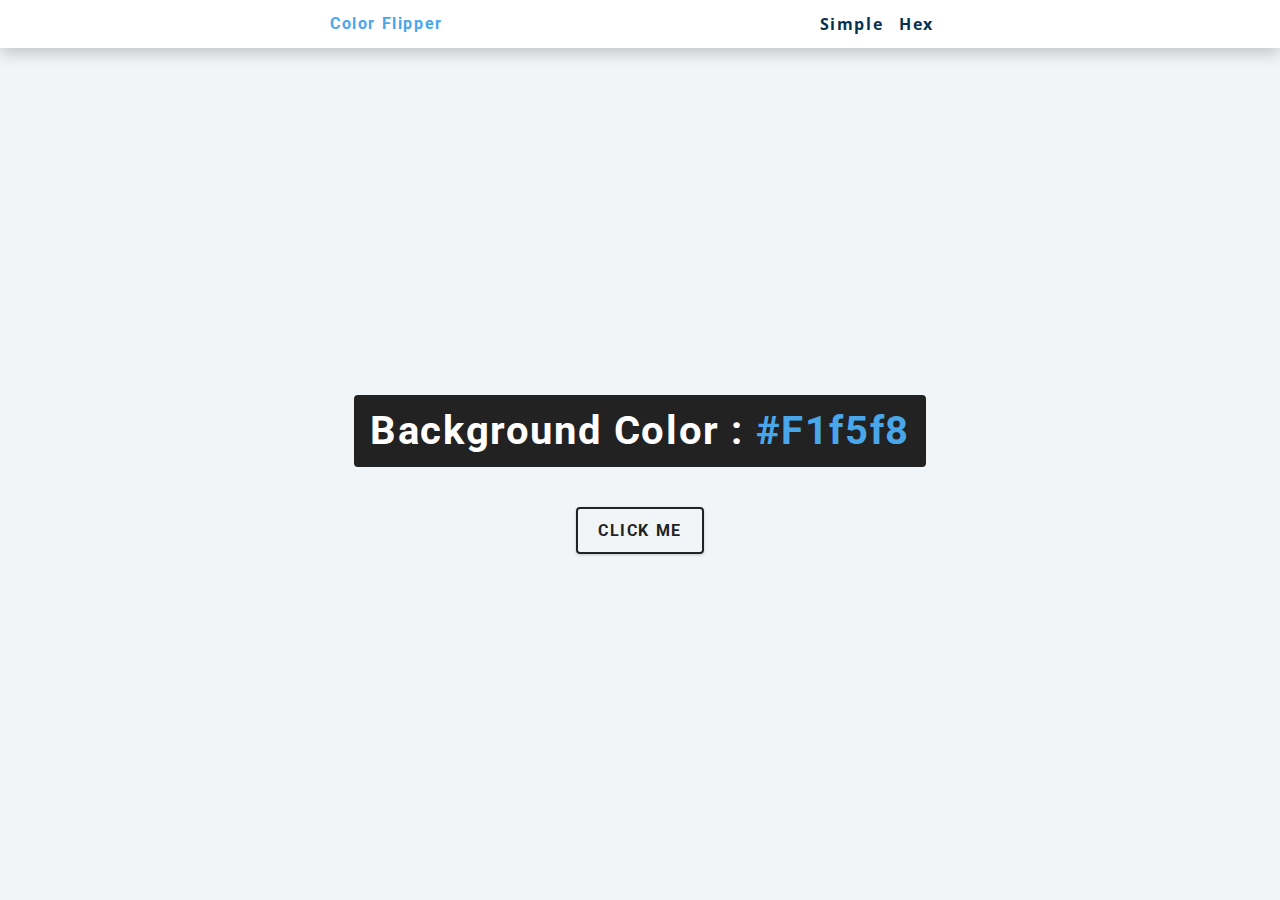
<file: color_flipper/index.html>
<!DOCTYPE html>
<html lang="en">
  <head>
    <meta charset="UTF-8" />
    <meta name="viewport" content="width=device-width, initial-scale=1.0" />
    <title>Color Flipper || Simple</title>

    <!-- styles -->
    <link rel="stylesheet" href="styles.css" />
  </head>
  <body>
    <nav>
      <div class="nav-center">
        <h4>color flipper</h4>
        <ul class="nav-links">
          <li><a href="index.html">simple</a></li>
          <li><a href="hex.html">hex</a></li>
        </ul>
      </div>
    </nav>
    <main>
      <div class="container">
        <h2>background color : <span class="color">#f1f5f8</span></h2>
        <button class="btn btn-hero" id="btn">click me</button>
      </div>
    </main>
    <!-- javascript -->
    <script src="app.js"></script>
  </body>
</html>
</file>
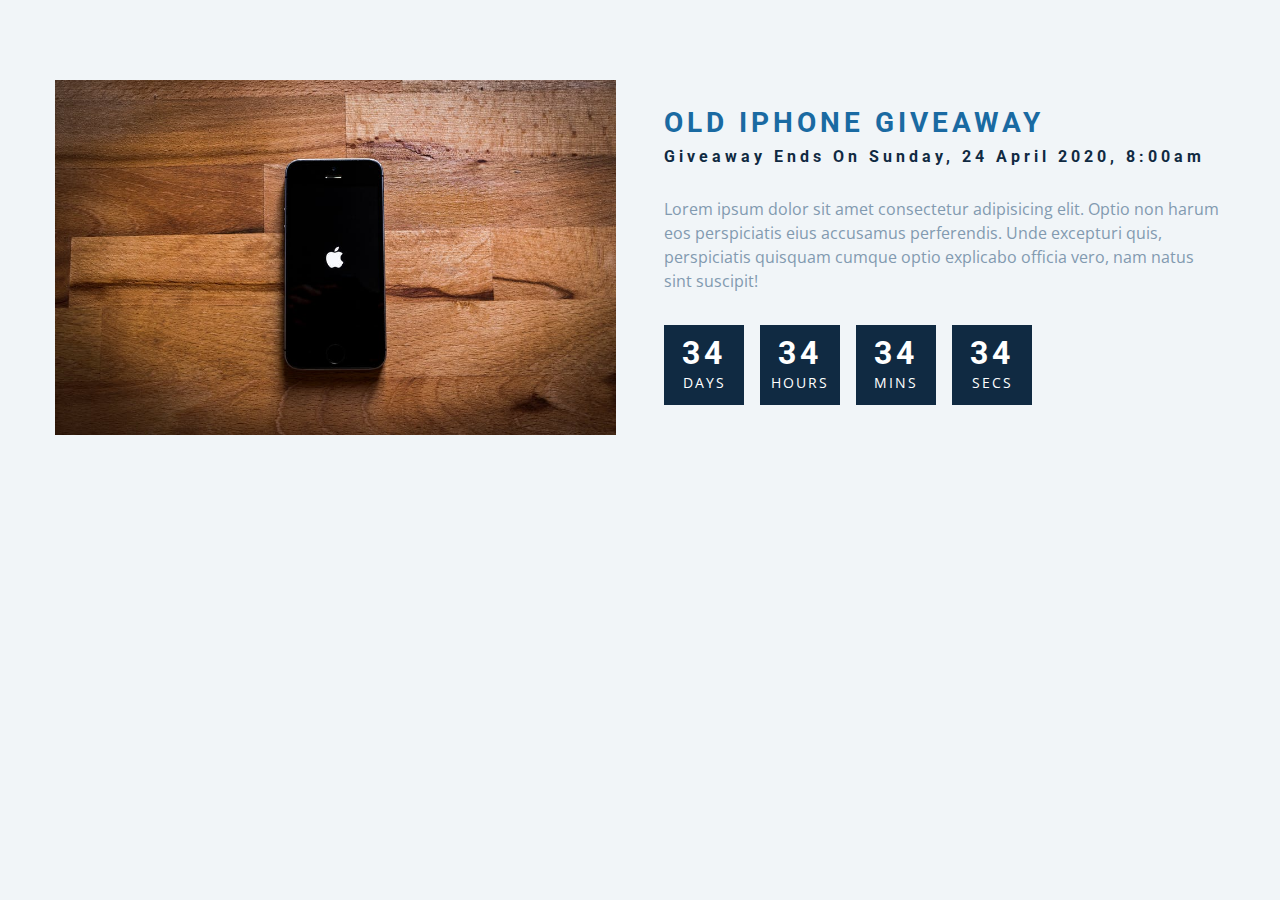
<file: countdown_timer/index.html>
<!DOCTYPE html>
<html lang="en">
  <head>
    <meta charset="UTF-8" />
    <meta name="viewport" content="width=device-width, initial-scale=1.0" />
    <title>Countdown</title>

    <!-- styles -->
    <link rel="stylesheet" href="styles.css" />
  </head>
  <body>
    <section class="section-center">
        <! image >
        <article class = "gift-img">
            <img src="./gift.jpeg" alt="gift picture" />
        </article>
        <! info >
        <article class = "gift-info">
        <h3> old iphone giveaway</h3>
        <h4 class="giveaway">
            giveaway ends on sunday, 24 April 2020, 8:00am
        </h4>
        <p>
            Lorem ipsum dolor sit amet consectetur adipisicing elit. Optio non harum eos perspiciatis eius accusamus perferendis. Unde excepturi quis, perspiciatis quisquam cumque optio explicabo officia vero, nam natus sint suscipit!
        </p>
        <div class="deadline">
            <! days >
            <div class="deadline-format">
            <div>
            <h4 class="days">34</h4>
            <span>days</span>
            </div>
            </div>
            <! end of item >
            <! hours >
            <div class="deadline-format">
            <div>
            <h4 class="hours">34</h4>
            <span>hours</span>
            </div>
            </div>
            <! end of item >
            <! minutes >
            <div class="deadline-format">
            <div>
            <h4 class="mins">34</h4>
            <span>mins</span>
            </div>
            </div>
            <! end of item >
            <! seconds >
            <div class="deadline-format">
            <div>
            <h4 class="secs">34</h4>
            <span>secs</span>
            </div>
            </div>
            <! end of item >
           
        </div>
        </article>
    </section>
    <!-- javascript -->
    <script src="app.js"></script>
  </body>
</html>
</file>
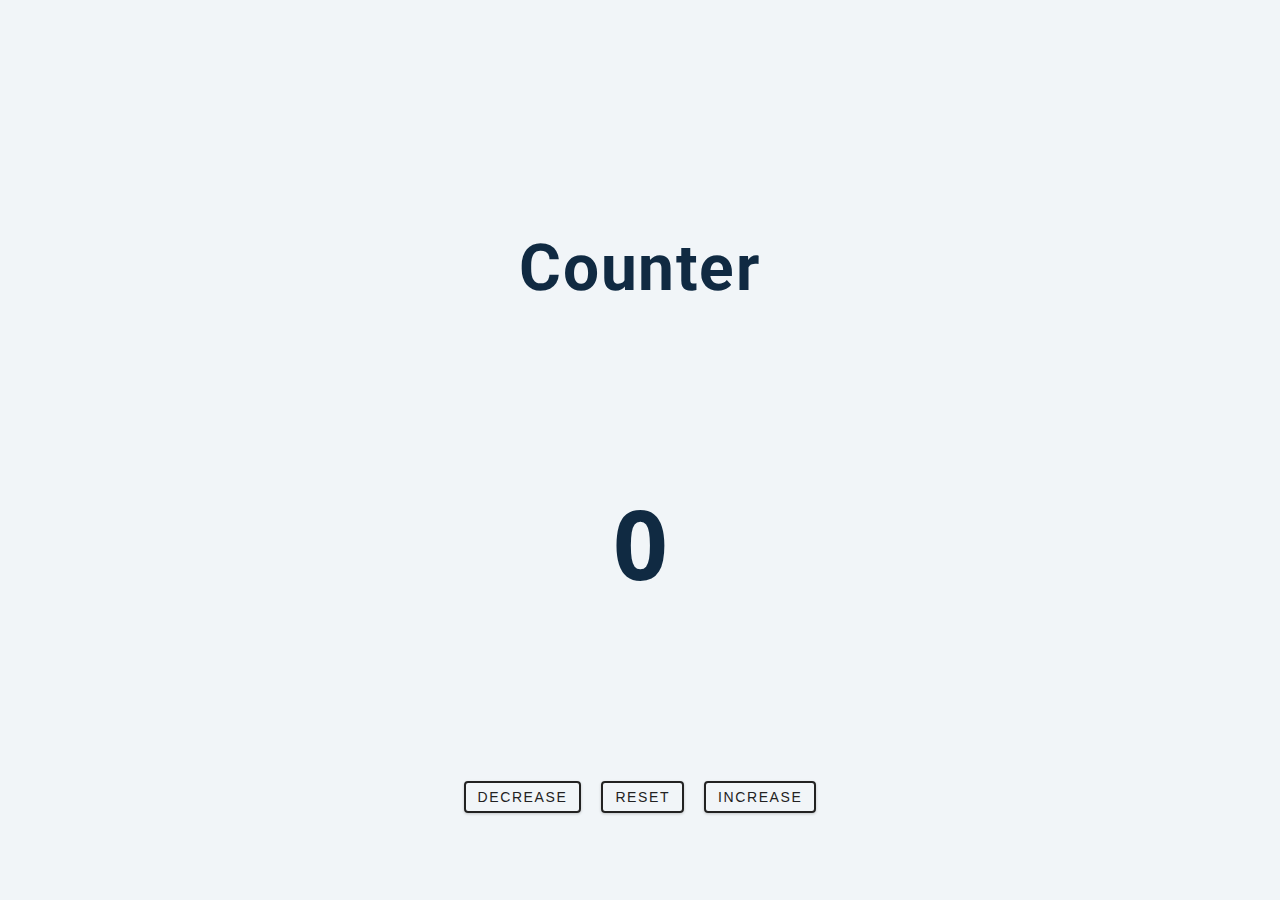
<file: counter/index.html>
<!DOCTYPE html>
<html lang="en">
  <head>
    <meta charset="UTF-8" />
    <meta name="viewport" content="width=device-width, initial-scale=1.0" />
    <title>Counter</title>

    <!-- styles -->
    <link rel="stylesheet" href="styles.css" />
  </head>
  <body>
    <main>
        <div class="container"></div>
        <h1>
            counter
        </h1>
        <span id="value">0</span>
        <div class="button-container">
            <button class="btn decrease">decrease</button>
            <button class="btn reset">reset</button>
            <button class="btn increase">increase</button>
        </div>
    </main>
    <!-- javascript -->
    <script src="app.js"></script>
  </body>
</html>
</file>
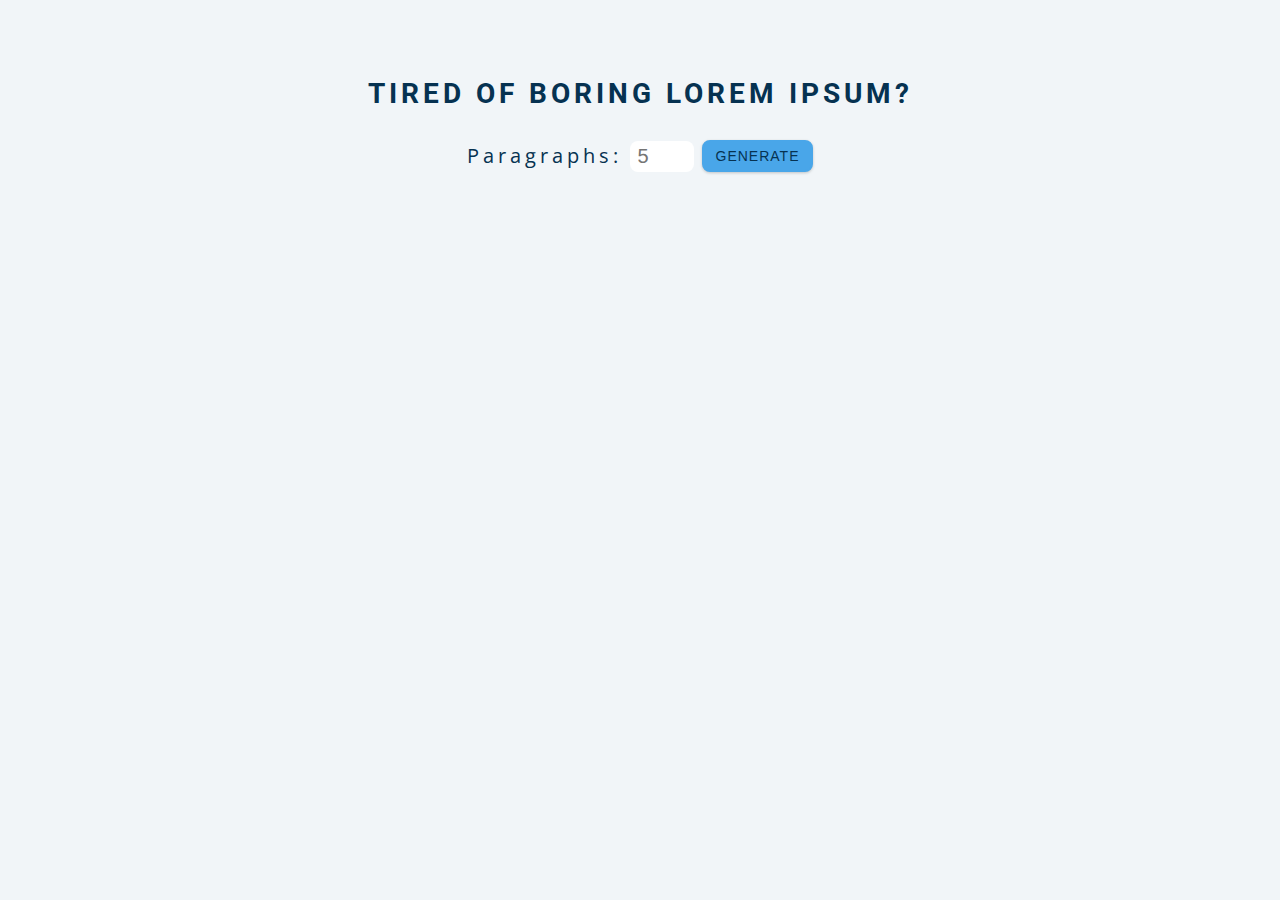
<file: lorem_ipsum/index.html>
<!DOCTYPE html>
<html lang="en">
  <head>
    <meta charset="UTF-8" />
    <meta name="viewport" content="width=device-width, initial-scale=1.0" />
    <title>Lorem Ipsum</title>

    <!-- styles -->
    <link rel="stylesheet" href="styles.css" />
  </head>
  <body>
    <section class="section-center">
      <h3>tired of boring lorem ipsum?</h3>
      <form class="lorem-form">
        <label for="amount">paragraphs:</label>
        <input type="number" name="amount" id="amount" placeholder="5" />
        <button type="submit" class="btn">generate</button>
      </form>
      <article class="lorem-text"></article>
    </section>

    <!-- javascript -->
    <script src="app.js"></script>
  </body>
</html>
</file>
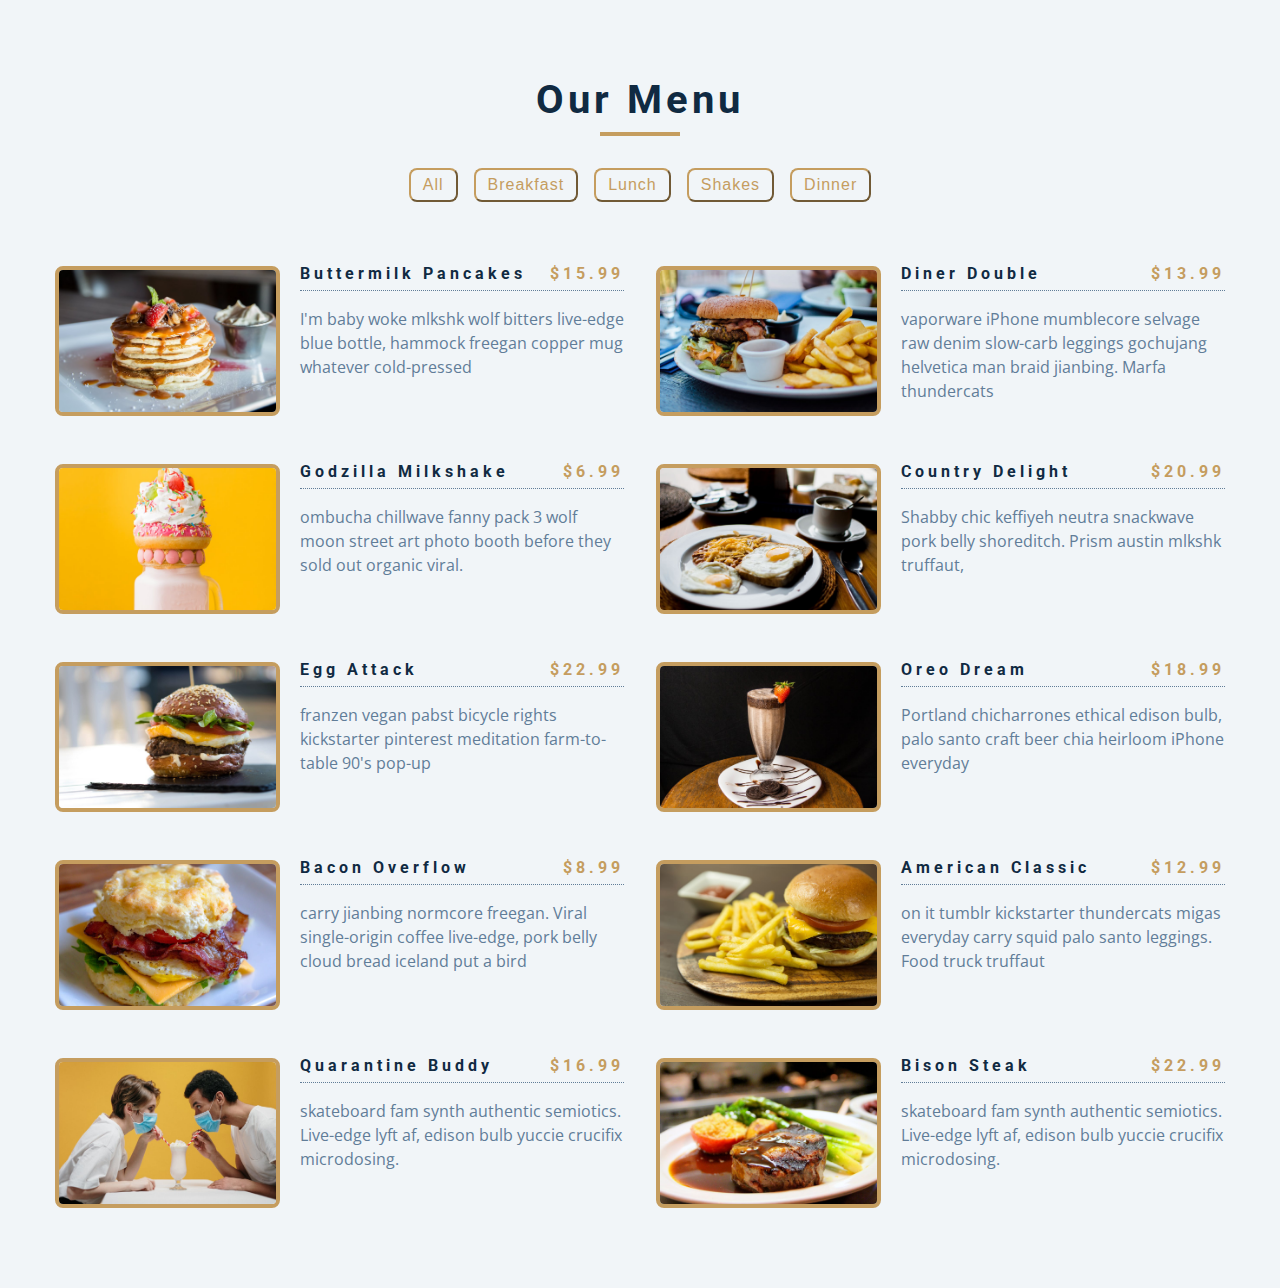
<file: Menu/index.html>
<!DOCTYPE html>
<html lang="en">
  <head>
    <meta charset="UTF-8" />
    <meta name="viewport" content="width=device-width, initial-scale=1.0" />
    <title>Starter</title>
    <!-- font-awesome -->
    <link
      rel="stylesheet"
      href="https://cdnjs.cloudflare.com/ajax/libs/font-awesome/5.14.0/css/all.min.css"
    />
    <!-- styles -->
    <link rel="stylesheet" href="styles.css" />
  </head>
  <body>
    <section class="menu">
      <! -- title -->
      <div class="title">
        <h2>our menu</h2>
        <div class="underline"></div>
      </div>
      <! filter buttons >
      <div class="btn-container">
        <!-- <button class="filter-btn" type="button" data-id="all">all</button>
        <button class="filter-btn" type="button" data-id="breakfast">breakfast</button>
        <button class="filter-btn" type="button" data-id="lunch">lunch</button>
        <button class="filter-btn" type="button" data-id="shakes">shakes</button> -->
      </div>
      <! menu items >
      <div class="section-center">
        <! single item >
        <!-- <article class="menu-item">
          <img src="menu-item.jpeg" class="photo" alt="menu item">
          <div class="item-info">
           <header>
            <h4>buttermilk pancakes</h4>
            <h4 class="price">$15</h4>
          </header>
          <p class = "item-text">
            Lorem ipsum dolor sit, amet consectetur adipisicing elit. Dolor fugiat voluptatibus enim similique esse dicta debitis doloremque obcaecati nostrum minus. Deserunt maxime cupiditate cumque est culpa unde repellat repellendus error.
          </p>
          </div>
        </article> -->
        <! end of single item>
        
      </div>
    </section>
    <!-- javascript -->
    <script src="app.js"></script>
  </body>
</html>
</file>
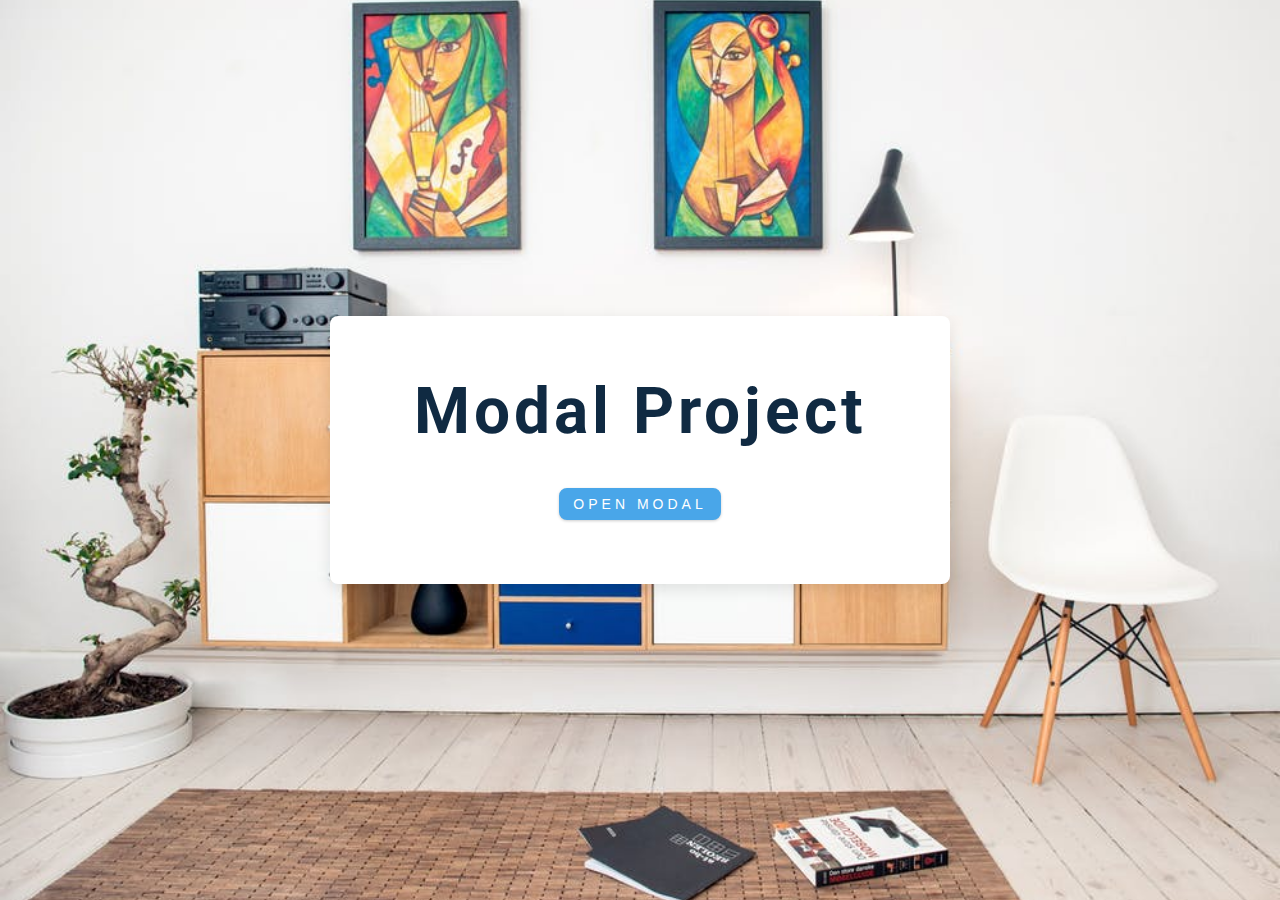
<file: modal/index.html>
<!DOCTYPE html>
<html lang="en">
  <head>
    <meta charset="UTF-8" />
    <meta name="viewport" content="width=device-width, initial-scale=1.0" />
    <title>Modal</title>
    <!-- font-awesome -->
    <link
      rel="stylesheet"
      href="https://cdnjs.cloudflare.com/ajax/libs/font-awesome/5.14.0/css/all.min.css"
    />
    <!-- styles -->
    <link rel="stylesheet" href="styles.css" />
  </head>
  <body>
    <!-- hero -->
    <header class="hero">
      <div class="banner">
        <h1>modal project</h1>
        <button class="btn modal-btn">
          open modal
        </button>
      </div>
    </header>
    <!-- modal -->
    <div class="modal-overlay">
      <div class="modal-container">
        <h3>modal content</h3>
        <button class="close-btn"><i class="fas fa-times"></i></button>
      </div>
    </div>
    <!-- javascript -->
    <script src="app.js"></script>
  </body>
</html>
</file>
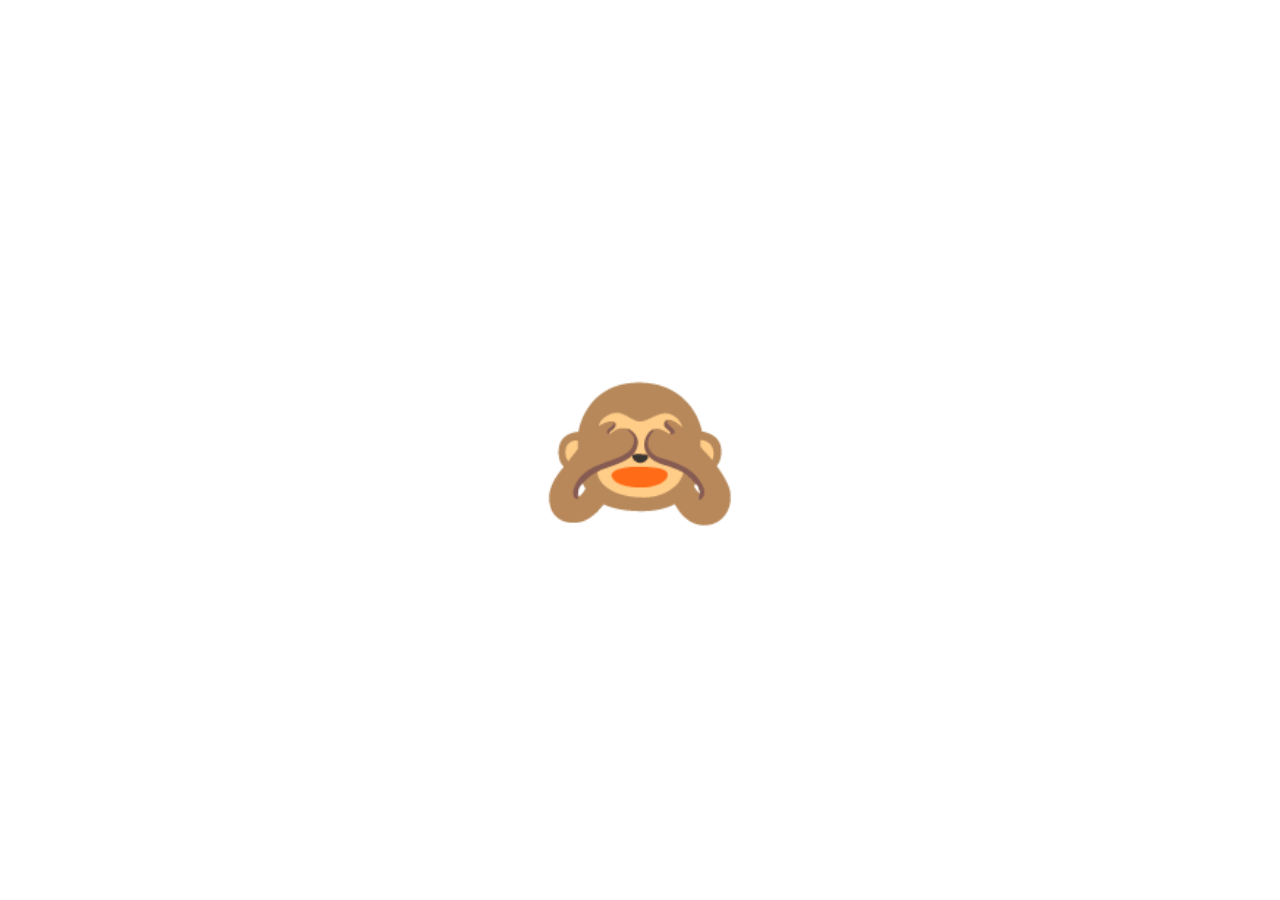
<file: project1/index.html>
<!DOCTYPE html>
<html lang="en">
<head>
    <meta charset="UTF-8">
    <meta http-equiv="X-UA-Compatible" content="IE=edge">
    <meta name="viewport" content="width=device-width, initial-scale=1.0">
    <title>Document</title>
    <link rel="stylesheet" href="styles.css"
</head>
<body>
    <div class="emoji closed active">🙈</div>
    <div class="emoji open">🙉</div>
    <script src="app.js"></script>
</body>
</html>
</file>
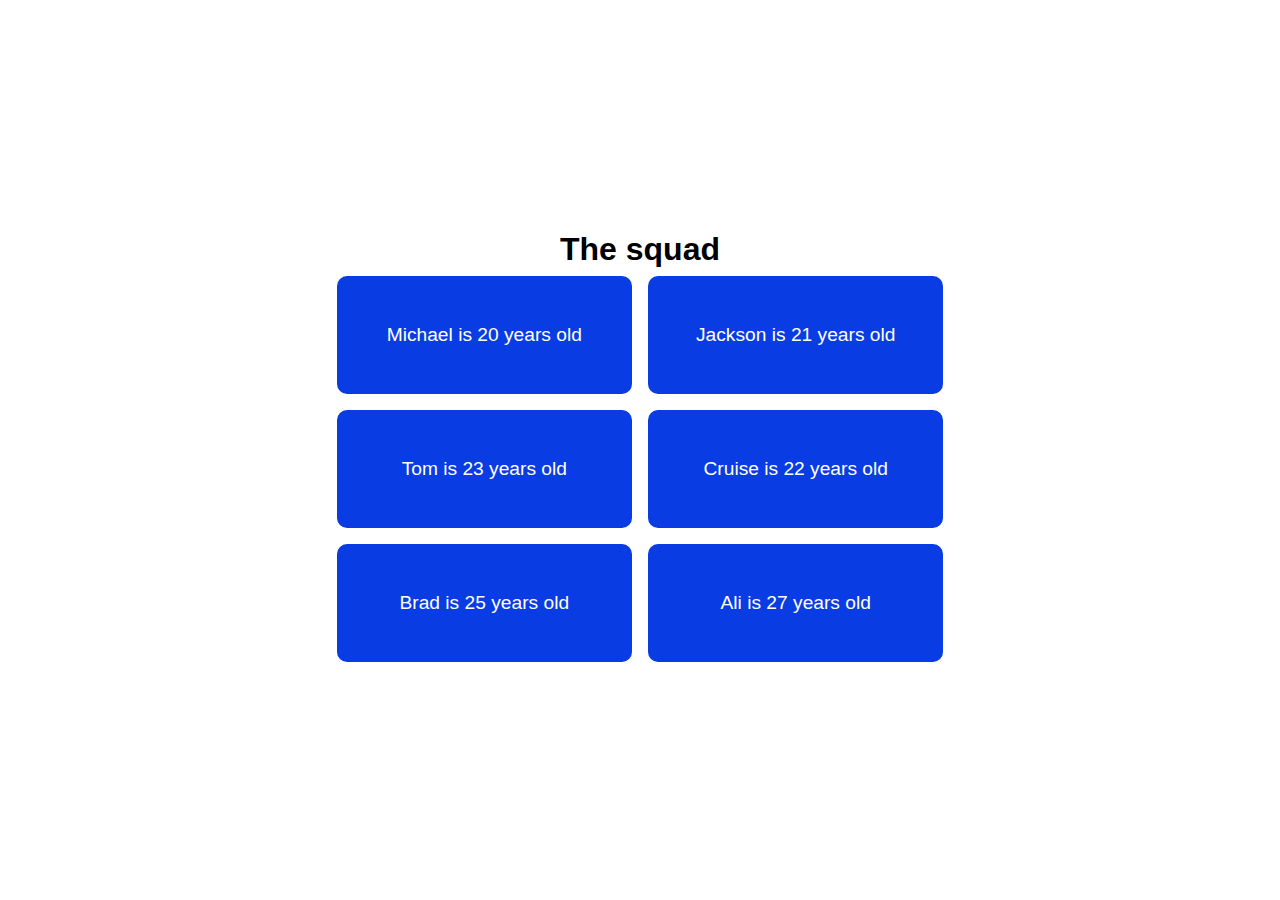
<file: project2/index.html>
<!DOCTYPE html>
<html lang="en">
<head>
    <meta charset="UTF-8">
    <meta http-equiv="X-UA-Compatible" content="IE=edge">
    <meta name="viewport" content="width=device-width, initial-scale=1.0">
    <title>Document</title>
    <link rel="stylesheet" href="styles.css">
</head>
<body>
    <h1>The squad</h1>
    <div id="info"></div>
    <script src="app.js"></script>
</body>
</html>
</file>
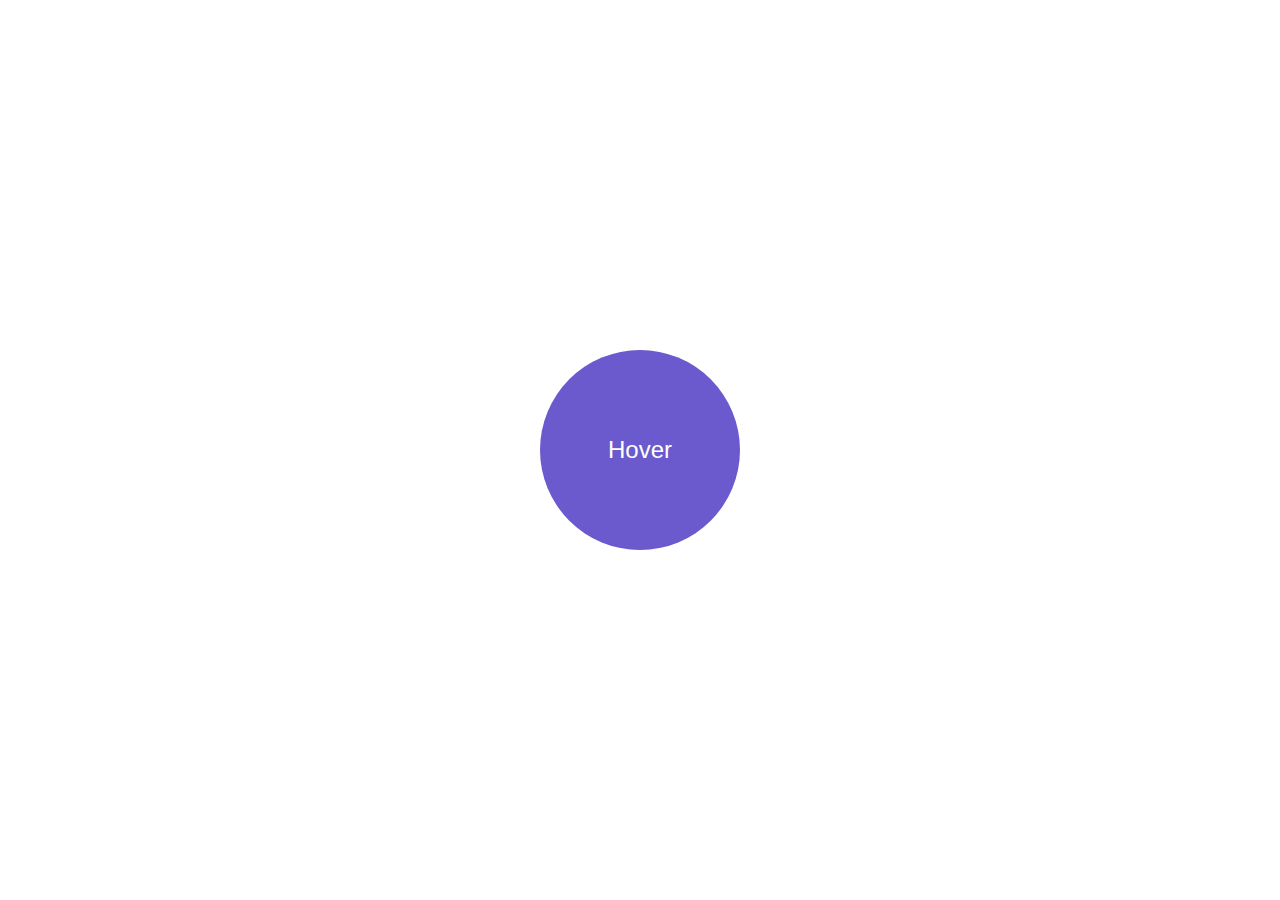
<file: project3/index.html>
<!DOCTYPE html>
<html lang="en">
<head>
    <meta charset="UTF-8">
    <meta http-equiv="X-UA-Compatible" content="IE=edge">
    <meta name="viewport" content="width=device-width, initial-scale=1.0">
    <title>Document</title>
    <link rel="stylesheet" href="styles.css">
</head>
<body>
    <div id="circle">Hover</div>
    <script src="app.js"></script>
</body>
</html>
</file>
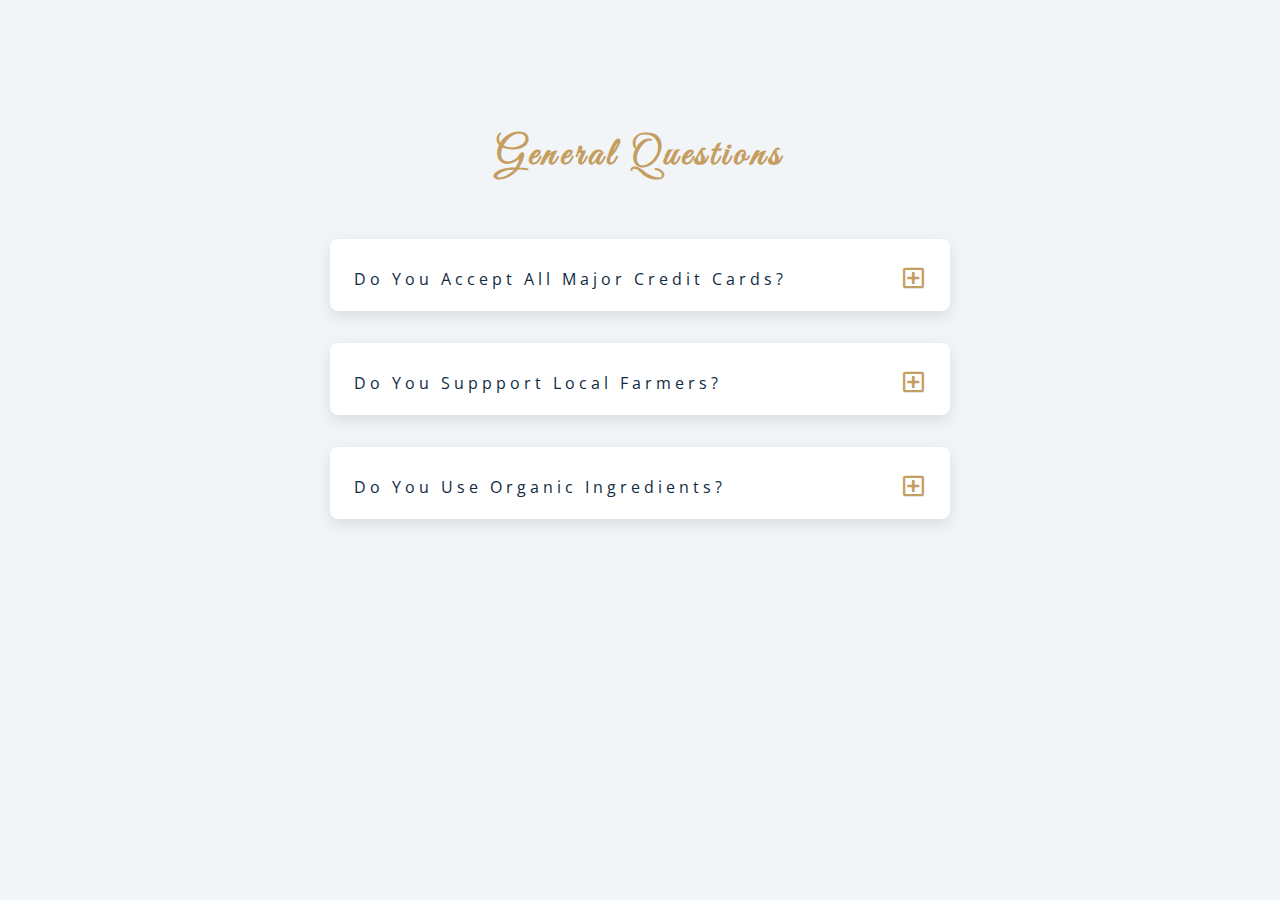
<file: Questions/index.html>
<!DOCTYPE html>
<html lang="en">
  <head>
    <meta charset="UTF-8" />
    <meta name="viewport" content="width=device-width, initial-scale=1.0" />
    <title>Q & A</title>
    <!-- font-awesome -->
    <link rel="stylesheet" href="https://cdnjs.cloudflare.com/ajax/libs/font-awesome/5.14.0/css/all.min.css" />
    <!-- extra fonts -->
    <link
      href="https://fonts.googleapis.com/css?family=Great+Vibes&display=swap"
      rel="stylesheet"
    />
    <!-- styles -->
    <link rel="stylesheet" href="styles.css" />
  </head>
  <body>
      <section class="questions">
        <!-- title -->
        <div class="title">
          <h2>general questions</h2>
        </div>
        <!-- questions -->
        <div class="section-center">
          <!-- single question -->
          <article class="question">
            <!-- question title -->
            <div class="question-title">
              <p>do you accept all major credit cards?</p>
              <button type="button" class="question-btn">
                <span class="plus-icon">
                  <i class="far fa-plus-square"></i>
                </span>
                <span class="minus-icon">
                  <i class="far fa-minus-square"></i>
                </span>
              </button>
            </div>
            <!-- question text -->
            <div class="question-text">
              <p>
                Lorem ipsum dolor sit amet, consectetur adipisicing elit. Est
                dolore illo dolores quia nemo doloribus quaerat, magni numquam
                repellat reprehenderit.
              </p>
            </div>
          </article>
          <!-- end of single question -->
          <!-- single question -->
          <article class="question">
            <!-- question title -->
            <div class="question-title">
              <p>do you suppport local farmers?</p>
              <button type="button" class="question-btn">
                <span class="plus-icon">
                  <i class="far fa-plus-square"></i>
                </span>
                <span class="minus-icon">
                  <i class="far fa-minus-square"></i>
                </span>
              </button>
            </div>
            <!-- question text -->
            <div class="question-text">
              <p>
                Lorem ipsum dolor sit amet, consectetur adipisicing elit. Est
                dolore illo dolores quia nemo doloribus quaerat, magni numquam
                repellat reprehenderit.
              </p>
            </div>
          </article>
          <!-- end of single question -->
          <!-- single question -->
          <article class="question">
            <!-- question title -->
            <div class="question-title">
              <p>do you use organic ingredients?</p>
              <!-- button -->
              <button type="button" class="question-btn">
                <span class="plus-icon">
                  <i class="far fa-plus-square"></i>
                </span>
                <span class="minus-icon">
                  <i class="far fa-minus-square"></i>
                </span>
              </button>
            </div>
            <!-- question text -->
            <div class="question-text">
              <p>
                Lorem ipsum dolor sit amet, consectetur adipisicing elit. Est
                dolore illo dolores quia nemo doloribus quaerat, magni numquam
                repellat reprehenderit.
              </p>
            </div>
          </article>
          <!-- end of single question -->
      </section>
    </main>
    <!-- javascript -->
    <script src="app.js"></script>
  </body>
</html>
</file>
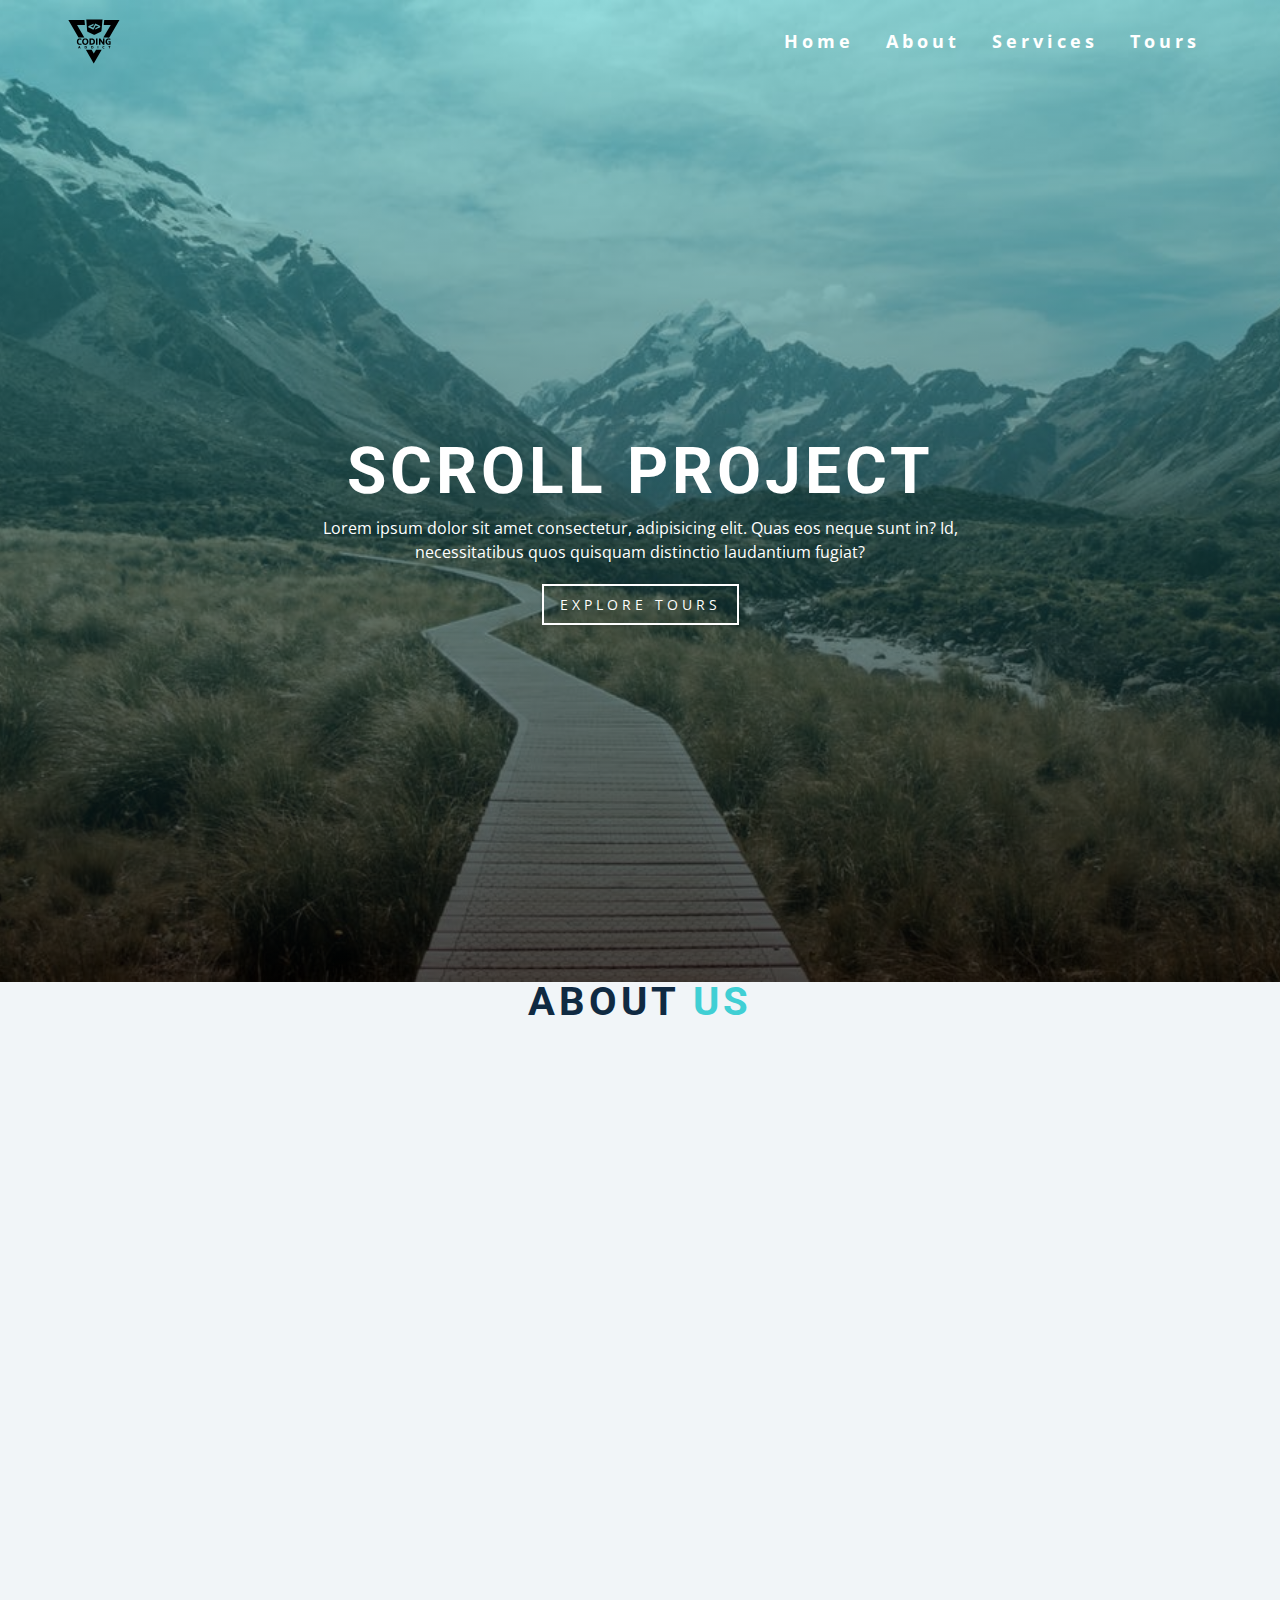
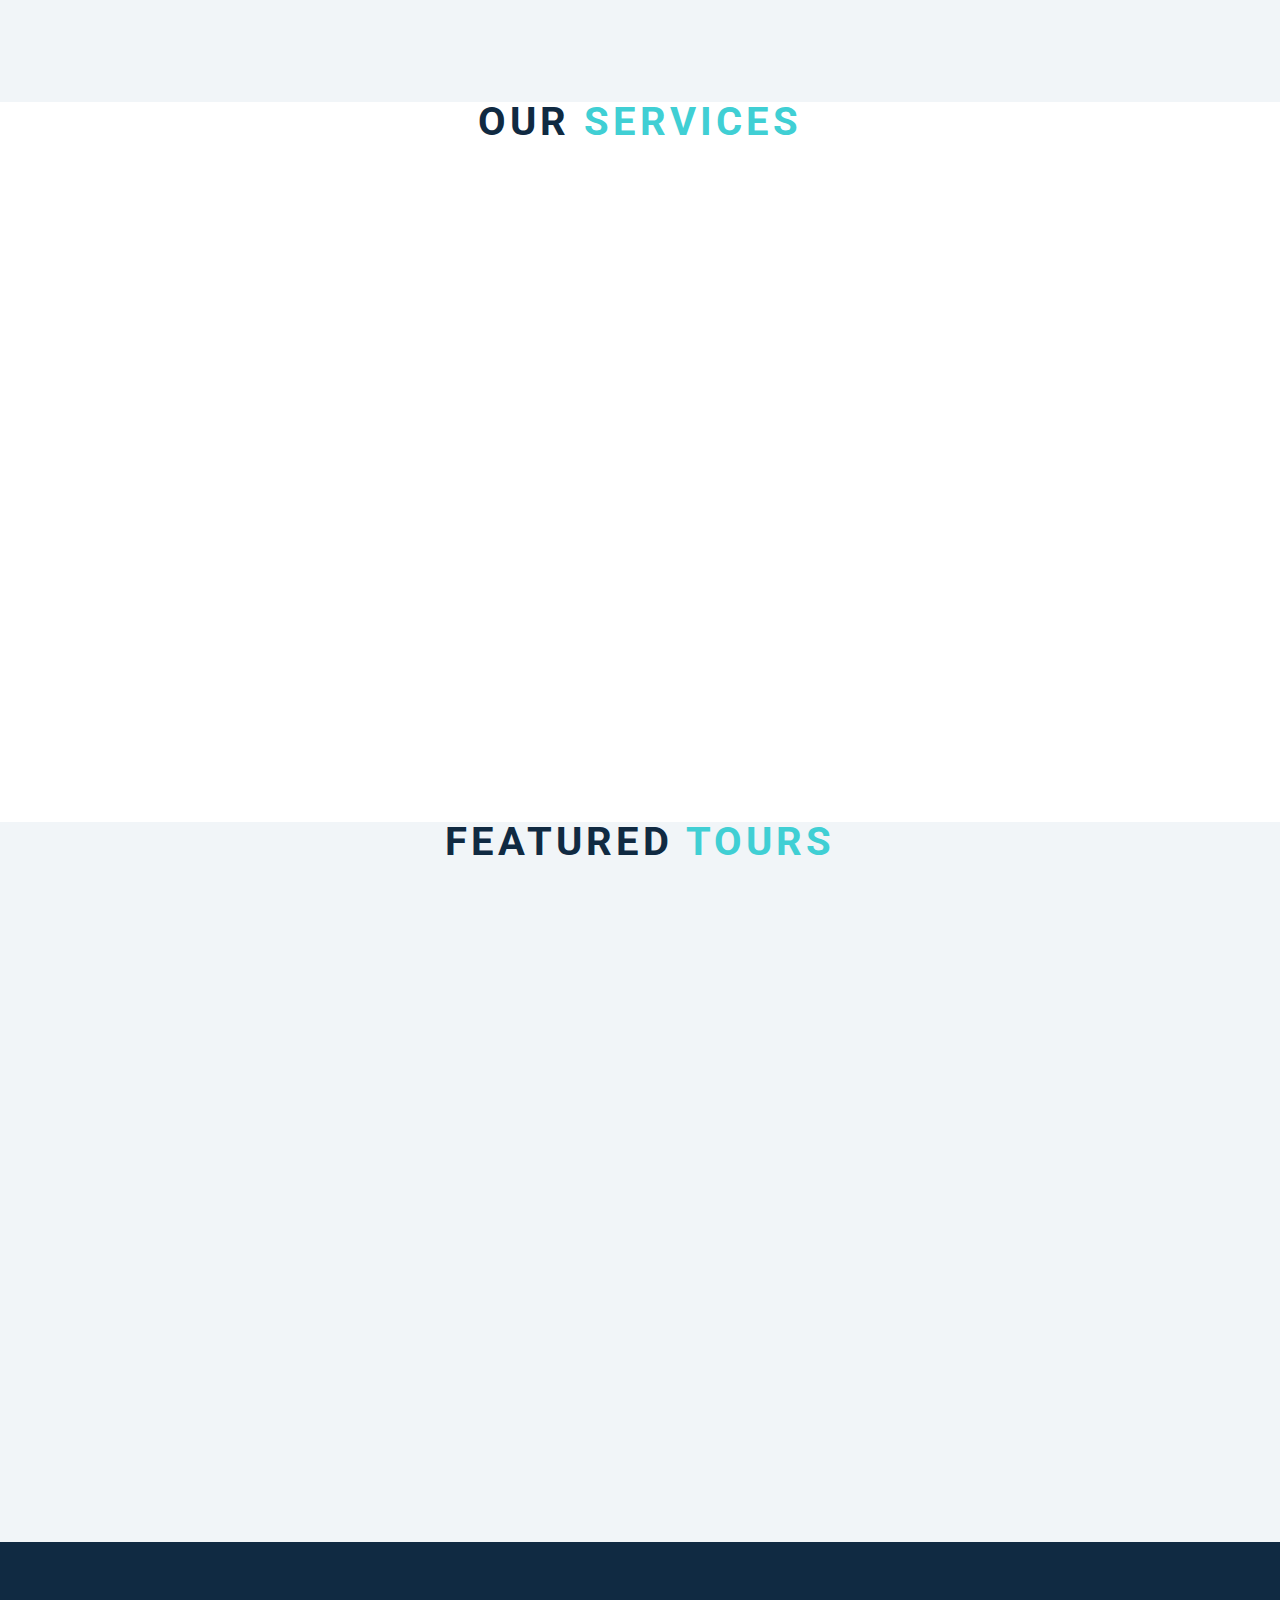
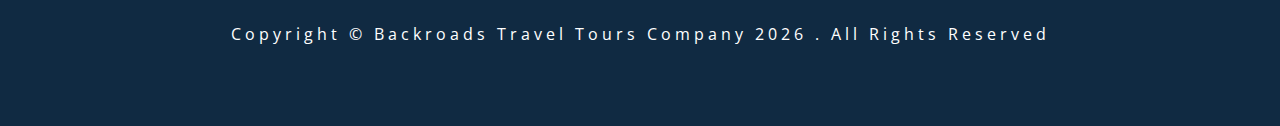
<file: scroll_project/index.html>
<!DOCTYPE html>
<html lang="en">
  <head>
    <meta charset="UTF-8" />
    <meta name="viewport" content="width=device-width, initial-scale=1.0" />
    <title>Scroll</title>
    <!-- font-awesome -->
    <link
      rel="stylesheet"
      href="https://cdnjs.cloudflare.com/ajax/libs/font-awesome/5.14.0/css/all.min.css"
    />
    <!-- styles -->
    <link rel="stylesheet" href="styles.css" />
  </head>
  <body>
    <header id="home">
      <!-- navbar -->
      <nav id="nav">
        <div class="nav-center">
          <!-- nav header -->
          <div class="nav-header">
            <img src="./logo.svg" class="logo" alt="logo" />
            <button class="nav-toggle">
              <i class="fas fa-bars"></i>
            </button>
          </div>
          <!-- links -->
          <div class="links-container">
            <ul class="links">
              <li>
                <a href="#home" class="scroll-link">home</a>
              </li>
              <li>
                <a href="#about" class="scroll-link">about</a>
              </li>
              <li>
                <a href="#services" class="scroll-link">services</a>
              </li>
              <li>
                <a href="#tours" class="scroll-link">tours</a>
              </li>
            </ul>
          </div>
        </div>
      </nav>
      <!-- banner -->
      <div class="banner">
        <div class="container">
          <h1>scroll project</h1>
          <p>
            Lorem ipsum dolor sit amet consectetur, adipisicing elit. Quas eos
            neque sunt in? Id, necessitatibus quos quisquam distinctio
            laudantium fugiat?
          </p>
          <a href="#tours" class="scroll-link btn btn-white">explore tours</a>
        </div>
      </div>
    </header>
    <!-- about -->
    <section id="about" class="section">
      <div class="title">
        <h2>about <span>us</span></h2>
      </div>
    </section>
    <!-- services -->
    <section id="services" class="section">
      <div class="title">
        <h2>our <span>services</span></h2>
      </div>
    </section>
    <!-- contact -->
    <section id="tours" class="section">
      <div class="title">
        <h2>featured <span>tours</span></h2>
      </div>
    </section>
    <!-- footer -->
    <footer class="section">
      <p>
        copyright &copy; backroads travel tours company
        <span id="date">2020</span>
        . all rights reserved
      </p>
    </footer>
    <a class="scroll-link top-link" href="#home">
      <i class="fas fa-arrow-up"></i>
    </a>
    <!-- javascript -->
    <script src="app.js"></script>
  </body>
</html>
</file>
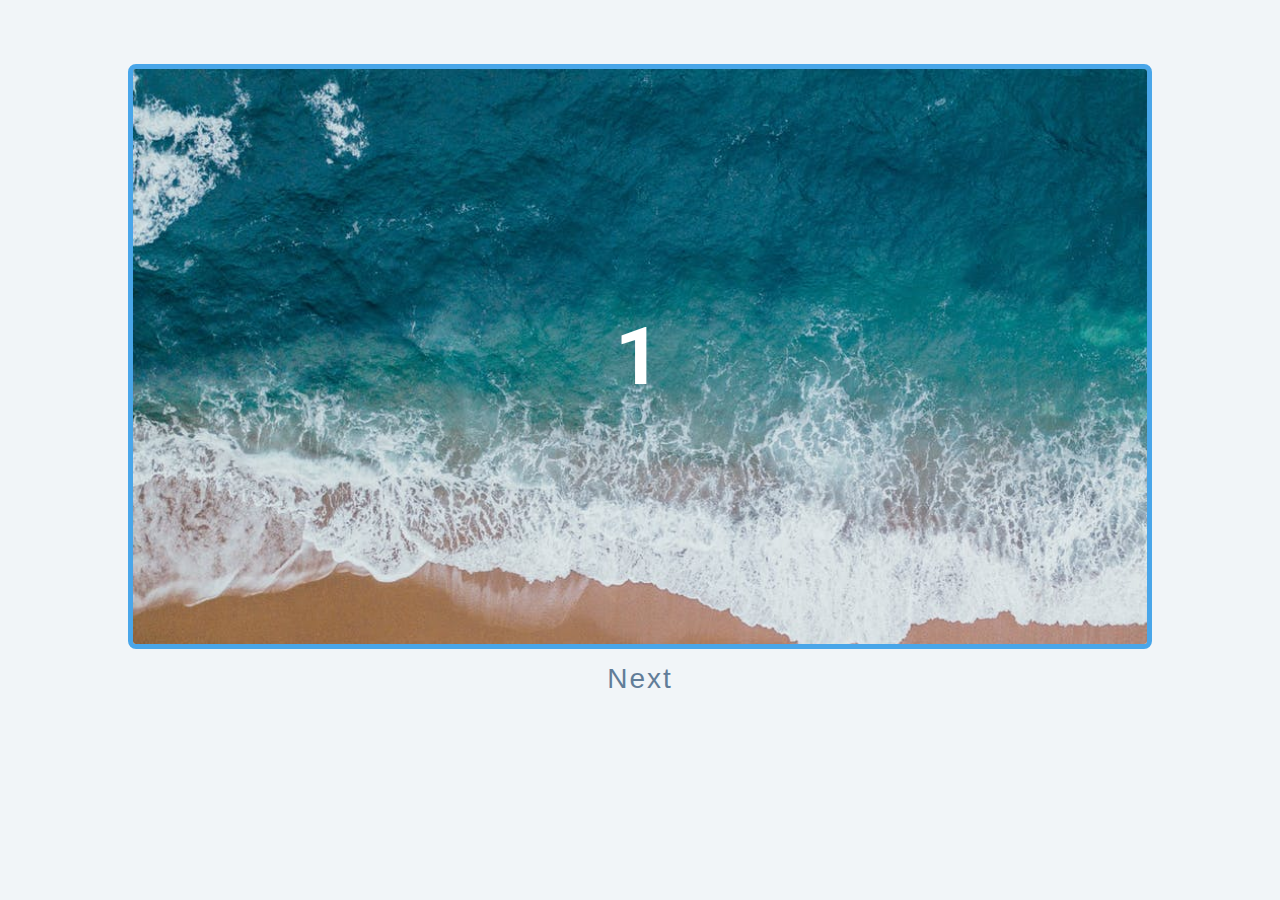
<file: slider/index.html>
<!DOCTYPE html>
<html lang="en">
  <head>
    <meta charset="UTF-8" />
    <meta name="viewport" content="width=device-width, initial-scale=1.0" />
    <title>Slider</title>

    <!-- styles -->
    <link rel="stylesheet" href="styles.css" />
  </head>
  <body>
    <div class="slider-container">
      <div class="slide">
        <img src="./img-1.jpeg" class="slide-img" alt="" />
        <h1>1</h1>
      </div>
      <div class="slide">
        <h1>2</h1>
      </div>
      <div class="slide">
        <h1>3</h1>
      </div>
      <div class="slide">
        <div>
          <img src="./person-1.jpeg" class="person-img" alt="" />
          <h4>susan doe</h4>
          <h1>4</h1>
        </div>
      </div>
    </div>
    <div class="btn-container">
      <button type="button" class="prevBtn">
        prev
      </button>
      <button type="button" class="nextBtn">
        next
      </button>
    </div>

    <!-- javascript -->
    <script src="app.js"></script>
  </body>
</html>
</file>
<file: color_flipper/styles.css>
/*
=============== 
Fonts
===============
*/
@import url("https://fonts.googleapis.com/css?family=Open+Sans|Roboto:400,700&display=swap");

/*
=============== 
Variables
===============
*/

:root {
  /* dark shades of primary color*/
  --clr-primary-1: hsl(205, 86%, 17%);
  --clr-primary-2: hsl(205, 77%, 27%);
  --clr-primary-3: hsl(205, 72%, 37%);
  --clr-primary-4: hsl(205, 63%, 48%);
  /* primary/main color */
  --clr-primary-5: hsl(205, 78%, 60%);
  /* lighter shades of primary color */
  --clr-primary-6: hsl(205, 89%, 70%);
  --clr-primary-7: hsl(205, 90%, 76%);
  --clr-primary-8: hsl(205, 86%, 81%);
  --clr-primary-9: hsl(205, 90%, 88%);
  --clr-primary-10: hsl(205, 100%, 96%);
  /* darkest grey - used for headings */
  --clr-grey-1: hsl(209, 61%, 16%);
  --clr-grey-2: hsl(211, 39%, 23%);
  --clr-grey-3: hsl(209, 34%, 30%);
  --clr-grey-4: hsl(209, 28%, 39%);
  /* grey used for paragraphs */
  --clr-grey-5: hsl(210, 22%, 49%);
  --clr-grey-6: hsl(209, 23%, 60%);
  --clr-grey-7: hsl(211, 27%, 70%);
  --clr-grey-8: hsl(210, 31%, 80%);
  --clr-grey-9: hsl(212, 33%, 89%);
  --clr-grey-10: hsl(210, 36%, 96%);
  --clr-white: #fff;
  --clr-red-dark: hsl(360, 67%, 44%);
  --clr-red-light: hsl(360, 71%, 66%);
  --clr-green-dark: hsl(125, 67%, 44%);
  --clr-green-light: hsl(125, 71%, 66%);
  --clr-black: #222;
  --ff-primary: "Roboto", sans-serif;
  --ff-secondary: "Open Sans", sans-serif;
  --transition: all 0.3s linear;
  --spacing: 0.1rem;
  --radius: 0.25rem;
  --light-shadow: 0 5px 15px rgba(0, 0, 0, 0.1);
  --dark-shadow: 0 5px 15px rgba(0, 0, 0, 0.2);
  --max-width: 1170px;
  --fixed-width: 620px;
}
/*
=============== 
Global Styles
===============
*/

*,
::after,
::before {
  margin: 0;
  padding: 0;
  box-sizing: border-box;
}
body {
  font-family: var(--ff-secondary);
  background: var(--clr-grey-10);
  color: var(--clr-grey-1);
  line-height: 1.5;
  font-size: 0.875rem;
}
ul {
  list-style-type: none;
}
a {
  text-decoration: none;
}
h1,
h2,
h3,
h4 {
  letter-spacing: var(--spacing);
  text-transform: capitalize;
  line-height: 1.25;
  margin-bottom: 0.75rem;
  font-family: var(--ff-primary);
}
h1 {
  font-size: 3rem;
}
h2 {
  font-size: 2rem;
}
h3 {
  font-size: 1.25rem;
}
h4 {
  font-size: 0.875rem;
}
p {
  margin-bottom: 1.25rem;
  color: var(--clr-grey-5);
}
@media screen and (min-width: 800px) {
  h1 {
    font-size: 4rem;
  }
  h2 {
    font-size: 2.5rem;
  }
  h3 {
    font-size: 1.75rem;
  }
  h4 {
    font-size: 1rem;
  }
  body {
    font-size: 1rem;
  }
  h1,
  h2,
  h3,
  h4 {
    line-height: 1;
  }
}
/*  global classes */

/* section */
.section {
  padding: 5rem 0;
}

.section-center {
  width: 90vw;
  margin: 0 auto;
  max-width: 1170px;
}
@media screen and (min-width: 992px) {
  .section-center {
    width: 95vw;
  }
}
main {
  min-height: 100vh;
  display: grid;
  place-items: center;
}

/*
=============== 
Nav
===============
*/
nav {
  background: var(--clr-white);
  height: 3rem;
  display: grid;
  align-items: center;
  box-shadow: var(--dark-shadow);
}
.nav-center {
  width: 90vw;
  max-width: var(--fixed-width);
  margin: 0 auto;
  display: flex;
  align-items: center;
  justify-content: space-between;
}
.nav-center h4 {
  margin-bottom: 0;
  color: var(--clr-primary-5);
}
.nav-links {
  display: flex;
}
nav a {
  text-transform: capitalize;
  font-weight: 700;
  font-size: 1rem;
  color: var(--clr-primary-1);
  letter-spacing: var(--spacing);
  margin-right: 1rem;
}
nav a:hover {
  color: var(--clr-primary-5);
}
/*
=============== 
Container
===============
*/
main {
  min-height: calc(100vh - 3rem);
  display: grid;
  place-items: center;
}
.container {
  text-align: center;
}
.container h2 {
  background: var(--clr-black);
  color: var(--clr-white);
  padding: 1rem;
  border-radius: var(--radius);
  margin-bottom: 2.5rem;
}
.color {
  color: var(--clr-primary-5);
}
.btn-hero {
  font-family: var(--ff-primary);
  text-transform: uppercase;
  background: transparent;
  color: var(--clr-black);
  letter-spacing: var(--spacing);
  display: inline-block;
  font-weight: 700;
  transition: var(--transition);
  border: 2px solid var(--clr-black);
  cursor: pointer;
  box-shadow: 0 1px 3px rgba(0, 0, 0, 0.2);
  border-radius: var(--radius);
  font-size: 1rem;
  padding: 0.75rem 1.25rem;
}
.btn-hero:hover {
  color: var(--clr-white);
  background: var(--clr-black);
}
</file>
<file: countdown_timer/styles.css>
/*
=============== 
Fonts
===============
*/
@import url("https://fonts.googleapis.com/css?family=Open+Sans|Roboto:400,700&display=swap");

/*
=============== 
Variables
===============
*/

:root {
  /* dark shades of primary color*/
  --clr-primary-1: hsl(205, 86%, 17%);
  --clr-primary-2: hsl(205, 77%, 27%);
  --clr-primary-3: hsl(205, 72%, 37%);
  --clr-primary-4: hsl(205, 63%, 48%);
  /* primary/main color */
  --clr-primary-5: #49a6e9;
  /* lighter shades of primary color */
  --clr-primary-6: hsl(205, 89%, 70%);
  --clr-primary-7: hsl(205, 90%, 76%);
  --clr-primary-8: hsl(205, 86%, 81%);
  --clr-primary-9: hsl(205, 90%, 88%);
  --clr-primary-10: hsl(205, 100%, 96%);
  /* darkest grey - used for headings */
  --clr-grey-1: hsl(209, 61%, 16%);
  --clr-grey-2: hsl(211, 39%, 23%);
  --clr-grey-3: hsl(209, 34%, 30%);
  --clr-grey-4: hsl(209, 28%, 39%);
  /* grey used for paragraphs */
  --clr-grey-5: hsl(210, 22%, 49%);
  --clr-grey-6: hsl(209, 23%, 60%);
  --clr-grey-7: hsl(211, 27%, 70%);
  --clr-grey-8: hsl(210, 31%, 80%);
  --clr-grey-9: hsl(212, 33%, 89%);
  --clr-grey-10: hsl(210, 36%, 96%);
  --clr-white: #fff;
  --clr-red-dark: hsl(360, 67%, 44%);
  --clr-red-light: hsl(360, 71%, 66%);
  --clr-green-dark: hsl(125, 67%, 44%);
  --clr-green-light: hsl(125, 71%, 66%);
  --clr-black: #222;
  --clr-gold: #c59d5f;
  --ff-primary: "Roboto", sans-serif;
  --ff-secondary: "Open Sans", sans-serif;
  --transition: all 0.3s linear;
  --spacing: 0.25rem;
  --radius: 0.5rem;
  --light-shadow: 0 5px 15px rgba(0, 0, 0, 0.1);
  --dark-shadow: 0 5px 15px rgba(0, 0, 0, 0.2);
  --max-width: 1170px;
  --fixed-width: 620px;
}
/*
=============== 
Global Styles
===============
*/

*,
::after,
::before {
  margin: 0;
  padding: 0;
  box-sizing: border-box;
}
body {
  font-family: var(--ff-secondary);
  background: var(--clr-grey-10);
  color: var(--clr-grey-1);
  line-height: 1.5;
  font-size: 0.875rem;
}
ul {
  list-style-type: none;
}
a {
  text-decoration: none;
}
img:not(.logo) {
  width: 100%;
}
img {
  display: block;
}

h1,
h2,
h3,
h4 {
  letter-spacing: var(--spacing);
  text-transform: capitalize;
  line-height: 1.25;
  margin-bottom: 0.75rem;
  font-family: var(--ff-primary);
}
h1 {
  font-size: 3rem;
}
h2 {
  font-size: 2rem;
}
h3 {
  font-size: 1.25rem;
}
h4 {
  font-size: 0.875rem;
}
p {
  margin-bottom: 1.25rem;
  color: var(--clr-grey-5);
}
@media screen and (min-width: 800px) {
  h1 {
    font-size: 4rem;
  }
  h2 {
    font-size: 2.5rem;
  }
  h3 {
    font-size: 1.75rem;
  }
  h4 {
    font-size: 1rem;
  }
  body {
    font-size: 1rem;
  }
  h1,
  h2,
  h3,
  h4 {
    line-height: 1;
  }
}
/*  global classes */

.btn {
  text-transform: uppercase;
  background: transparent;
  color: var(--clr-black);
  padding: 0.375rem 0.75rem;
  letter-spacing: var(--spacing);
  display: inline-block;
  transition: var(--transition);
  font-size: 0.875rem;
  border: 2px solid var(--clr-black);
  cursor: pointer;
  box-shadow: 0 1px 3px rgba(0, 0, 0, 0.2);
  border-radius: var(--radius);
}
.btn:hover {
  color: var(--clr-white);
  background: var(--clr-black);
}
/* section */
.section {
  padding: 5rem 0;
}

.section-center {
  width: 90vw;
  margin: 5rem auto;
  max-width: 1170px;
}

main {
  min-height: 100vh;
  display: grid;
  place-items: center;
}
/*
=============== 
Countdown Timer
===============
*/
.gift-img {
  margin-bottom: 2rem;
}
.gift-info h3 {
  text-transform: uppercase;
  color: var(--clr-primary-3);
}
.gift-info p {
  color: var(--clr-grey-6);
}
.date {
  color: var(--clr-grey-5);
  font-size: 0.85rem;
}
@media screen and (min-width: 992px) {
  .section-center {
    display: grid;
    grid-template-columns: 1fr 1fr;
    place-items: center;
    gap: 3rem;
    width: 95vw;
  }
  .gift-img {
    margin-bottom: 0;
  }
}
.gift-info p {
  margin: 2rem 0;
}
.deadline {
  display: flex;
}
.deadline-format {
  background: var(--clr-grey-1);
  color: var(--clr-white);
  margin-right: 1rem;
  width: 5rem;
  height: 5rem;
  display: grid;
  place-items: center;
  text-align: center;
}
.deadline-format span {
  display: block;
  text-transform: uppercase;
  letter-spacing: 2px;
  font-size: 0.85rem;
}
.deadline h4:not(.expired) {
  font-size: 2rem;
  margin-bottom: 0.25rem;
  letter-spacing: var(--spacing);
}
</file>
<file: counter/styles.css>
/*
=============== 
Fonts
===============
*/
@import url("https://fonts.googleapis.com/css?family=Open+Sans|Roboto:400,700&display=swap");

/*
=============== 
Variables
===============
*/

:root {
  /* dark shades of primary color*/
  --clr-primary-1: hsl(205, 86%, 17%);
  --clr-primary-2: hsl(205, 77%, 27%);
  --clr-primary-3: hsl(205, 72%, 37%);
  --clr-primary-4: hsl(205, 63%, 48%);
  /* primary/main color */
  --clr-primary-5: hsl(205, 78%, 60%);
  /* lighter shades of primary color */
  --clr-primary-6: hsl(205, 89%, 70%);
  --clr-primary-7: hsl(205, 90%, 76%);
  --clr-primary-8: hsl(205, 86%, 81%);
  --clr-primary-9: hsl(205, 90%, 88%);
  --clr-primary-10: hsl(205, 100%, 96%);
  /* darkest grey - used for headings */
  --clr-grey-1: hsl(209, 61%, 16%);
  --clr-grey-2: hsl(211, 39%, 23%);
  --clr-grey-3: hsl(209, 34%, 30%);
  --clr-grey-4: hsl(209, 28%, 39%);
  /* grey used for paragraphs */
  --clr-grey-5: hsl(210, 22%, 49%);
  --clr-grey-6: hsl(209, 23%, 60%);
  --clr-grey-7: hsl(211, 27%, 70%);
  --clr-grey-8: hsl(210, 31%, 80%);
  --clr-grey-9: hsl(212, 33%, 89%);
  --clr-grey-10: hsl(210, 36%, 96%);
  --clr-white: #fff;
  --clr-red-dark: hsl(360, 67%, 44%);
  --clr-red-light: hsl(360, 71%, 66%);
  --clr-green-dark: hsl(125, 67%, 44%);
  --clr-green-light: hsl(125, 71%, 66%);
  --clr-black: #222;
  --ff-primary: "Roboto", sans-serif;
  --ff-secondary: "Open Sans", sans-serif;
  --transition: all 0.3s linear;
  --spacing: 0.1rem;
  --radius: 0.25rem;
  --light-shadow: 0 5px 15px rgba(0, 0, 0, 0.1);
  --dark-shadow: 0 5px 15px rgba(0, 0, 0, 0.2);
  --max-width: 1170px;
  --fixed-width: 620px;
}
/*
=============== 
Global Styles
===============
*/

*,
::after,
::before {
  margin: 0;
  padding: 0;
  box-sizing: border-box;
}
body {
  font-family: var(--ff-secondary);
  background: var(--clr-grey-10);
  color: var(--clr-grey-1);
  line-height: 1.5;
  font-size: 0.875rem;
}
ul {
  list-style-type: none;
}
a {
  text-decoration: none;
}
h1,
h2,
h3,
h4 {
  letter-spacing: var(--spacing);
  text-transform: capitalize;
  line-height: 1.25;
  margin-bottom: 0.75rem;
  font-family: var(--ff-primary);
}
h1 {
  font-size: 3rem;
}
h2 {
  font-size: 2rem;
}
h3 {
  font-size: 1.25rem;
}
h4 {
  font-size: 0.875rem;
}
p {
  margin-bottom: 1.25rem;
  color: var(--clr-grey-5);
}
@media screen and (min-width: 800px) {
  h1 {
    font-size: 4rem;
  }
  h2 {
    font-size: 2.5rem;
  }
  h3 {
    font-size: 1.75rem;
  }
  h4 {
    font-size: 1rem;
  }
  body {
    font-size: 1rem;
  }
  h1,
  h2,
  h3,
  h4 {
    line-height: 1;
  }
}
/*  global classes */

/* section */
.section {
  padding: 5rem 0;
}

.section-center {
  width: 90vw;
  margin: 0 auto;
  max-width: 1170px;
}
@media screen and (min-width: 992px) {
  .section-center {
    width: 95vw;
  }
}
main {
  min-height: 100vh;
  display: grid;
  place-items: center;
}

/*
=============== 
Counter
===============
*/

main {
  min-height: 100vh;
  display: grid;
  place-items: center;
}
.container {
  text-align: center;
}
#value {
  font-size: 6rem;
  font-weight: bold;
}
.btn {
  text-transform: uppercase;
  background: transparent;
  color: var(--clr-black);
  padding: 0.375rem 0.75rem;
  letter-spacing: var(--spacing);
  display: inline-block;
  transition: var(--transition);
  font-size: 0.875rem;
  border: 2px solid var(--clr-black);
  cursor: pointer;
  box-shadow: 0 1px 3px rgba(0, 0, 0, 0.2);
  border-radius: var(--radius);
  margin: 0.5rem;
}
.btn:hover {
  color: var(--clr-white);
  background: var(--clr-black);
}
</file>
<file: lorem_ipsum/styles.css>
/*
=============== 
Fonts
===============
*/
@import url("https://fonts.googleapis.com/css?family=Open+Sans|Roboto:400,700&display=swap");

/*
=============== 
Variables
===============
*/

:root {
  /* dark shades of primary color*/
  --clr-primary-1: hsl(205, 86%, 17%);
  --clr-primary-2: hsl(205, 77%, 27%);
  --clr-primary-3: hsl(205, 72%, 37%);
  --clr-primary-4: hsl(205, 63%, 48%);
  /* primary/main color */
  --clr-primary-5: #49a6e9;
  /* lighter shades of primary color */
  --clr-primary-6: hsl(205, 89%, 70%);
  --clr-primary-7: hsl(205, 90%, 76%);
  --clr-primary-8: hsl(205, 86%, 81%);
  --clr-primary-9: hsl(205, 90%, 88%);
  --clr-primary-10: hsl(205, 100%, 96%);
  /* darkest grey - used for headings */
  --clr-grey-1: hsl(209, 61%, 16%);
  --clr-grey-2: hsl(211, 39%, 23%);
  --clr-grey-3: hsl(209, 34%, 30%);
  --clr-grey-4: hsl(209, 28%, 39%);
  /* grey used for paragraphs */
  --clr-grey-5: hsl(210, 22%, 49%);
  --clr-grey-6: hsl(209, 23%, 60%);
  --clr-grey-7: hsl(211, 27%, 70%);
  --clr-grey-8: hsl(210, 31%, 80%);
  --clr-grey-9: hsl(212, 33%, 89%);
  --clr-grey-10: hsl(210, 36%, 96%);
  --clr-white: #fff;
  --clr-red-dark: hsl(360, 67%, 44%);
  --clr-red-light: hsl(360, 71%, 66%);
  --clr-green-dark: hsl(125, 67%, 44%);
  --clr-green-light: hsl(125, 71%, 66%);
  --clr-black: #222;
  --ff-primary: "Roboto", sans-serif;
  --ff-secondary: "Open Sans", sans-serif;
  --transition: all 0.3s linear;
  --spacing: 0.25rem;
  --radius: 0.5rem;
  --light-shadow: 0 5px 15px rgba(0, 0, 0, 0.1);
  --dark-shadow: 0 5px 15px rgba(0, 0, 0, 0.2);
  --max-width: 1170px;
  --fixed-width: 620px;
}
/*
=============== 
Global Styles
===============
*/

*,
::after,
::before {
  margin: 0;
  padding: 0;
  box-sizing: border-box;
}
body {
  font-family: var(--ff-secondary);
  background: var(--clr-grey-10);
  color: var(--clr-grey-1);
  line-height: 1.5;
  font-size: 0.875rem;
}
ul {
  list-style-type: none;
}
a {
  text-decoration: none;
}
img:not(.logo) {
  width: 100%;
}
img {
  display: block;
}

h1,
h2,
h3,
h4 {
  letter-spacing: var(--spacing);
  text-transform: capitalize;
  line-height: 1.25;
  margin-bottom: 0.75rem;
  font-family: var(--ff-primary);
}
h1 {
  font-size: 3rem;
}
h2 {
  font-size: 2rem;
}
h3 {
  font-size: 1.25rem;
}
h4 {
  font-size: 0.875rem;
}
p {
  margin-bottom: 1.25rem;
  color: var(--clr-grey-5);
}
@media screen and (min-width: 800px) {
  h1 {
    font-size: 4rem;
  }
  h2 {
    font-size: 2.5rem;
  }
  h3 {
    font-size: 1.75rem;
  }
  h4 {
    font-size: 1rem;
  }
  body {
    font-size: 1rem;
  }
  h1,
  h2,
  h3,
  h4 {
    line-height: 1;
  }
}
/*  global classes */

.btn {
  text-transform: uppercase;
  background: var(--clr-primary-5);
  color: var(--clr-primary-1);
  padding: 0.375rem 0.75rem;
  letter-spacing: 1px;
  display: inline-block;
  transition: var(--transition);
  font-size: 0.875rem;
  border: 2px solid var(--clr-primary-5);
  cursor: pointer;
  box-shadow: 0 1px 3px rgba(0, 0, 0, 0.2);
  border-radius: var(--radius);
}
.btn:hover {
  color: var(--clr-primary-5);
  background: var(--clr-primary-8);
  border-color: var(--clr-primary-8);
}
/* section */
.section {
  padding: 5rem 0;
}

.section-center {
  width: 90vw;
  margin: 0 auto;
  max-width: 40rem;
  margin-top: 5rem;
  text-align: center;
}
@media screen and (min-width: 992px) {
  .section-center {
    width: 95vw;
  }
}
main {
  min-height: 100vh;
  display: grid;
  place-items: center;
}
/*
=============== 
Lorem Ipsum
===============
*/
h3 {
  text-transform: uppercase;
  color: var(--clr-primary-1);
}
.lorem-form {
  text-transform: capitalize;
  letter-spacing: var(--spacing);
  margin-top: 2rem;
  margin-bottom: 4rem;
  display: flex;
  justify-content: center;
  align-items: center;
}
label {
  font-size: 1.25rem;
  color: var(--clr-primary-1);
}
input {
  padding: 0.25rem 0.5rem;

  width: 4rem;
  border-radius: var(--radius);
  border: none;
  margin: 0 0.5rem;
  font-size: 1.25rem;
}
button {
  background: var(--clr-primary-10);
}
.result {
  margin-bottom: 2rem;
}
</file>
<file: Menu/styles.css>
/*
=============== 
Fonts
===============
*/
@import url("https://fonts.googleapis.com/css?family=Open+Sans|Roboto:400,700&display=swap");

/*
=============== 
Variables
===============
*/

:root {
  /* dark shades of primary color*/
  --clr-primary-1: hsl(205, 86%, 17%);
  --clr-primary-2: hsl(205, 77%, 27%);
  --clr-primary-3: hsl(205, 72%, 37%);
  --clr-primary-4: hsl(205, 63%, 48%);
  /* primary/main color */
  --clr-primary-5: #49a6e9;
  /* lighter shades of primary color */
  --clr-primary-6: hsl(205, 89%, 70%);
  --clr-primary-7: hsl(205, 90%, 76%);
  --clr-primary-8: hsl(205, 86%, 81%);
  --clr-primary-9: hsl(205, 90%, 88%);
  --clr-primary-10: hsl(205, 100%, 96%);
  /* darkest grey - used for headings */
  --clr-grey-1: hsl(209, 61%, 16%);
  --clr-grey-2: hsl(211, 39%, 23%);
  --clr-grey-3: hsl(209, 34%, 30%);
  --clr-grey-4: hsl(209, 28%, 39%);
  /* grey used for paragraphs */
  --clr-grey-5: hsl(210, 22%, 49%);
  --clr-grey-6: hsl(209, 23%, 60%);
  --clr-grey-7: hsl(211, 27%, 70%);
  --clr-grey-8: hsl(210, 31%, 80%);
  --clr-grey-9: hsl(212, 33%, 89%);
  --clr-grey-10: hsl(210, 36%, 96%);
  --clr-white: #fff;
  --clr-red-dark: hsl(360, 67%, 44%);
  --clr-red-light: hsl(360, 71%, 66%);
  --clr-green-dark: hsl(125, 67%, 44%);
  --clr-green-light: hsl(125, 71%, 66%);
  --clr-gold: #c59d5f;
  --clr-black: #222;
  --ff-primary: "Roboto", sans-serif;
  --ff-secondary: "Open Sans", sans-serif;
  --transition: all 0.3s linear;
  --spacing: 0.25rem;
  --radius: 0.5rem;
  --light-shadow: 0 5px 15px rgba(0, 0, 0, 0.1);
  --dark-shadow: 0 5px 15px rgba(0, 0, 0, 0.2);
  --max-width: 1170px;
  --fixed-width: 620px;
}
/*
=============== 
Global Styles
===============
*/

*,
::after,
::before {
  margin: 0;
  padding: 0;
  box-sizing: border-box;
}
body {
  font-family: var(--ff-secondary);
  background: var(--clr-grey-10);
  color: var(--clr-grey-1);
  line-height: 1.5;
  font-size: 0.875rem;
}
ul {
  list-style-type: none;
}
a {
  text-decoration: none;
}
img:not(.logo) {
  width: 100%;
}
img {
  display: block;
}

h1,
h2,
h3,
h4 {
  letter-spacing: var(--spacing);
  text-transform: capitalize;
  line-height: 1.25;
  margin-bottom: 0.75rem;
  font-family: var(--ff-primary);
}
h1 {
  font-size: 3rem;
}
h2 {
  font-size: 2rem;
}
h3 {
  font-size: 1.25rem;
}
h4 {
  font-size: 0.875rem;
}
p {
  margin-bottom: 1.25rem;
  color: var(--clr-grey-5);
}
@media screen and (min-width: 800px) {
  h1 {
    font-size: 4rem;
  }
  h2 {
    font-size: 2.5rem;
  }
  h3 {
    font-size: 1.75rem;
  }
  h4 {
    font-size: 1rem;
  }
  body {
    font-size: 1rem;
  }
  h1,
  h2,
  h3,
  h4 {
    line-height: 1;
  }
}
/*  global classes */

.btn {
  text-transform: uppercase;
  background: transparent;
  color: var(--clr-black);
  padding: 0.375rem 0.75rem;
  letter-spacing: var(--spacing);
  display: inline-block;
  transition: var(--transition);
  font-size: 0.875rem;
  border: 2px solid var(--clr-black);
  cursor: pointer;
  box-shadow: 0 1px 3px rgba(0, 0, 0, 0.2);
  border-radius: var(--radius);
}
.btn:hover {
  color: var(--clr-white);
  background: var(--clr-black);
}
/* section */
.section {
  padding: 5rem 0;
}

main {
  min-height: 100vh;
  display: grid;
  place-items: center;
}
/*
=============== 
Menu
===============
*/

.menu {
  padding: 5rem 0;
}
.title {
  text-align: center;
  margin-bottom: 2rem;
}
.underline {
  width: 5rem;
  height: 0.25rem;
  background: var(--clr-gold);
  margin-left: auto;
  margin-right: auto;
}
.btn-container {
  margin-bottom: 4rem;
  display: flex;
  justify-content: center;
}
.filter-btn {
  background: transparent;
  border-color: var(--clr-gold);
  font-size: 1rem;
  text-transform: capitalize;
  margin: 0 0.5rem;
  letter-spacing: 1px;
  border-radius: var(--radius);
  padding: 0.375rem 0.75rem;
  color: var(--clr-gold);
  cursor: pointer;
  transition: var(--transition);
}
.filter-btn:hover {
  background: var(--clr-gold);
  color: var(--clr-white);
}
.section-center {
  width: 90vw;
  margin: 0 auto;
  max-width: 1170px;
  display: grid;
  gap: 3rem 2rem;
  justify-items: center;
}
.menu-item {
  display: grid;
  gap: 1rem 2rem;
  max-width: 25rem;
}
.photo {
  object-fit: cover;
  height: 200px;
  border: 0.25rem solid var(--clr-gold);
  border-radius: var(--radius);
}
.item-info header {
  display: flex;
  justify-content: space-between;
  border-bottom: 0.5px dotted var(--clr-grey-5);
}
.item-info h4 {
  margin-bottom: 0.5rem;
}
.price {
  color: var(--clr-gold);
}
.item-text {
  margin-bottom: 0;
  padding-top: 1rem;
}

@media screen and (min-width: 768px) {
  .menu-item {
    grid-template-columns: 225px 1fr;
    gap: 0 1.25rem;
    max-width: 40rem;
  }
  .photo {
    height: 175px;
  }
}
@media screen and (min-width: 1200px) {
  .section-center {
    width: 95vw;
    grid-template-columns: 1fr 1fr;
  }
  .photo {
    height: 150px;
  }
}
</file>
<file: modal/styles.css>
/*
=============== 
Fonts
===============
*/
@import url("https://fonts.googleapis.com/css?family=Open+Sans|Roboto:400,700&display=swap");

/*
=============== 
Variables
===============
*/

:root {
  /* dark shades of primary color*/
  --clr-primary-1: hsl(205, 86%, 17%);
  --clr-primary-2: hsl(205, 77%, 27%);
  --clr-primary-3: hsl(205, 72%, 37%);
  --clr-primary-4: hsl(205, 63%, 48%);
  /* primary/main color */
  --clr-primary-5: #49a6e9;
  /* --clr-primary-5: rgb(73, 166, 233); */
  /* lighter shades of primary color */
  --clr-primary-6: hsl(205, 89%, 70%);
  --clr-primary-7: hsl(205, 90%, 76%);
  --clr-primary-8: hsl(205, 86%, 81%);
  --clr-primary-9: hsl(205, 90%, 88%);
  --clr-primary-10: hsl(205, 100%, 96%);
  /* darkest grey - used for headings */
  --clr-grey-1: hsl(209, 61%, 16%);
  --clr-grey-2: hsl(211, 39%, 23%);
  --clr-grey-3: hsl(209, 34%, 30%);
  --clr-grey-4: hsl(209, 28%, 39%);
  /* grey used for paragraphs */
  --clr-grey-5: hsl(210, 22%, 49%);
  --clr-grey-6: hsl(209, 23%, 60%);
  --clr-grey-7: hsl(211, 27%, 70%);
  --clr-grey-8: hsl(210, 31%, 80%);
  --clr-grey-9: hsl(212, 33%, 89%);
  --clr-grey-10: hsl(210, 36%, 96%);
  --clr-white: #fff;
  --clr-red-dark: hsl(360, 67%, 44%);
  --clr-red-light: hsl(360, 71%, 66%);
  --clr-green-dark: hsl(125, 67%, 44%);
  --clr-green-light: hsl(125, 71%, 66%);
  --clr-black: #222;
  --ff-primary: "Roboto", sans-serif;
  --ff-secondary: "Open Sans", sans-serif;
  --transition: all 0.3s linear;
  --spacing: 0.25rem;
  --radius: 0.5rem;
  --light-shadow: 0 5px 15px rgba(0, 0, 0, 0.1);
  --dark-shadow: 0 5px 15px rgba(0, 0, 0, 0.2);
  --max-width: 1170px;
  --fixed-width: 620px;
}
/*
=============== 
Global Styles
===============
*/

*,
::after,
::before {
  margin: 0;
  padding: 0;
  box-sizing: border-box;
}
body {
  font-family: var(--ff-secondary);
  background: var(--clr-grey-10);
  color: var(--clr-grey-1);
  line-height: 1.5;
  font-size: 0.875rem;
}
ul {
  list-style-type: none;
}
a {
  text-decoration: none;
}
img:not(.logo) {
  width: 100%;
}
img {
  display: block;
}

h1,
h2,
h3,
h4 {
  letter-spacing: var(--spacing);
  text-transform: capitalize;
  line-height: 1.25;
  margin-bottom: 0.75rem;
  font-family: var(--ff-primary);
}
h1 {
  font-size: 3rem;
}
h2 {
  font-size: 2rem;
}
h3 {
  font-size: 1.25rem;
}
h4 {
  font-size: 0.875rem;
}
p {
  margin-bottom: 1.25rem;
  color: var(--clr-grey-5);
}
@media screen and (min-width: 800px) {
  h1 {
    font-size: 4rem;
  }
  h2 {
    font-size: 2.5rem;
  }
  h3 {
    font-size: 1.75rem;
  }
  h4 {
    font-size: 1rem;
  }
  body {
    font-size: 1rem;
  }
  h1,
  h2,
  h3,
  h4 {
    line-height: 1;
  }
}
/*  global classes */

.btn {
  text-transform: uppercase;
  background: transparent;
  color: var(--clr-black);
  padding: 0.375rem 0.75rem;
  letter-spacing: var(--spacing);
  display: inline-block;
  transition: var(--transition);
  font-size: 0.875rem;
  border: 2px solid var(--clr-black);
  cursor: pointer;
  box-shadow: 0 1px 3px rgba(0, 0, 0, 0.2);
  border-radius: var(--radius);
}
.btn:hover {
  color: var(--clr-white);
  background: var(--clr-black);
}
/* section */
.section {
  padding: 5rem 0;
}

.section-center {
  width: 90vw;
  margin: 0 auto;
  max-width: 1170px;
}
@media screen and (min-width: 992px) {
  .section-center {
    width: 95vw;
  }
}
main {
  min-height: 100vh;
  display: grid;
  place-items: center;
}
/*
=============== 
Modal
===============
*/
.hero {
  min-height: 100vh;
  background: url("./hero.jpeg") center/cover no-repeat;
  display: grid;
  place-items: center;
}
.banner {
  background: var(--clr-white);
  padding: 4rem 0;
  border-radius: var(--radius);
  box-shadow: var(--light-shadow);
  text-align: center;
  width: 90vw;
  max-width: var(--fixed-width);
}
.modal-btn {
  margin-top: 2rem;
  background: var(--clr-primary-5);
  border-color: var(--clr-primary-5);
  color: var(--clr-white);
}
.modal-btn:hover {
  background: transparent;
  color: var(--clr-primary-5);
}
.modal-overlay {
  position: fixed;
  top: 0;
  left: 0;
  width: 100%;
  height: 100%;
  background: rgba(73, 166, 233, 0.5);
  display: grid;
  place-items: center;
  transition: var(--transition);
  visibility: hidden;
  z-index: -10;
}
/* OPEN/CLOSE MODAL */
.open-modal {
  visibility: visible;
  z-index: 10;
}
.modal-container {
  background: var(--clr-white);
  border-radius: var(--radius);
  width: 90vw;
  height: 30vh;
  max-width: var(--fixed-width);
  text-align: center;
  display: grid;
  place-items: center;
  position: relative;
}
.close-btn {
  position: absolute;
  top: 1rem;
  right: 1rem;
  font-size: 2rem;
  background: transparent;
  border-color: transparent;
  color: var(--clr-red-dark);
  cursor: pointer;
  transition: var(--transition);
}
.close-btn:hover {
  color: var(--clr-red-light);
  transform: scale(1.3);
}
</file>
<file: project1/styles.css>
* {
    box-sizing: border-box;
    margin: 0;
    padding: 0;
    }

body {
    display: flex;
    flex-direction: center;
    justify-content: center;
    align-items: center;
    height: 100vh;
}

.emoji {
    font-size: 10rem;
    cursor: pointer;
    user-select: none;
}

.closed {
    display: none;
}

.open {
    display: none;
}

.active {
    display: block;
}
</file>
<file: project2/styles.css>
* {
    box-sizing: border-box;
    margin: 0;
    padding: 0;
    font-family: 'Trebuchet MS', 'Lucida Sans Unicode', 'Lucida Grande', 'Lucida Sans', Arial, sans-serif;
}

body {
    display: flex;
    flex-direction: column;
    justify-content: center;
    align-items: center;
    height: 100vh;
}

#info {
    display: grid;
    grid-template-columns: 1fr 1fr;
}

#info div {
    padding: 3rem;
    background: rgb(9, 60, 227);
    margin: 0.5rem;
    border-radius: 10px;
    color: #ffff;
    font-size: 1.2rem;
    text-align: center;
}
</file>
<file: project3/styles.css>
* {
    box-sizing: border-box;
    margin: 0;
    padding: 0;
    font-family: 'Trebuchet MS', 'Lucida Sans Unicode', 'Lucida Grande', 'Lucida Sans', Arial, sans-serif;
}

body {
    display: flex;
    flex-direction: column;
    justify-content: center;
    align-items: center;
    height: 100vh;
}

#circle {
    display: flex;
    justify-content: center;
    align-items: center;
    height: 200px;
    width: 200px;
    background: slateblue;
    border-radius: 100px;
    font-size: 1.5rem;
    color: #fff;
    cursor: pointer;
    transition: cubic-bezier(0.075,0.82,0.165,1)3s;
}

.hover {
    transform: scale(2);
}
</file>
<file: Questions/styles.css>
/*
=============== 
Fonts
===============
*/
@import url("https://fonts.googleapis.com/css?family=Open+Sans|Roboto:400,700&display=swap");

/*
=============== 
Variables
===============
*/

:root {
  /* dark shades of primary color*/
  --clr-primary-1: hsl(205, 86%, 17%);
  --clr-primary-2: hsl(205, 77%, 27%);
  --clr-primary-3: hsl(205, 72%, 37%);
  --clr-primary-4: hsl(205, 63%, 48%);
  /* primary/main color */
  --clr-primary-5: #49a6e9;
  /* lighter shades of primary color */
  --clr-primary-6: hsl(205, 89%, 70%);
  --clr-primary-7: hsl(205, 90%, 76%);
  --clr-primary-8: hsl(205, 86%, 81%);
  --clr-primary-9: hsl(205, 90%, 88%);
  --clr-primary-10: hsl(205, 100%, 96%);
  /* darkest grey - used for headings */
  --clr-grey-1: hsl(209, 61%, 16%);
  --clr-grey-2: hsl(211, 39%, 23%);
  --clr-grey-3: hsl(209, 34%, 30%);
  --clr-grey-4: hsl(209, 28%, 39%);
  /* grey used for paragraphs */
  --clr-grey-5: hsl(210, 22%, 49%);
  --clr-grey-6: hsl(209, 23%, 60%);
  --clr-grey-7: hsl(211, 27%, 70%);
  --clr-grey-8: hsl(210, 31%, 80%);
  --clr-grey-9: hsl(212, 33%, 89%);
  --clr-grey-10: hsl(210, 36%, 96%);
  --clr-white: #fff;
  --clr-red-dark: hsl(360, 67%, 44%);
  --clr-red-light: hsl(360, 71%, 66%);
  --clr-green-dark: hsl(125, 67%, 44%);
  --clr-green-light: hsl(125, 71%, 66%);
  --clr-gold: #c59d5f;
  --clr-black: #222;
  --ff-primary: "Roboto", sans-serif;
  --ff-secondary: "Open Sans", sans-serif;
  --transition: all 0.3s linear;
  --spacing: 0.25rem;
  --radius: 0.5rem;
  --light-shadow: 0 5px 15px rgba(0, 0, 0, 0.1);
  --dark-shadow: 0 5px 15px rgba(0, 0, 0, 0.2);
  --max-width: 1170px;
  --fixed-width: 620px;
}
/*
=============== 
Global Styles
===============
*/

*,
::after,
::before {
  margin: 0;
  padding: 0;
  box-sizing: border-box;
}
body {
  font-family: var(--ff-secondary);
  background: var(--clr-grey-10);
  color: var(--clr-grey-1);
  line-height: 1.5;
  font-size: 0.875rem;
}
ul {
  list-style-type: none;
}
a {
  text-decoration: none;
}
img:not(.logo) {
  width: 100%;
}
img {
  display: block;
}

h1,
h2,
h3,
h4 {
  letter-spacing: var(--spacing);
  text-transform: capitalize;
  line-height: 1.25;
  margin-bottom: 0.75rem;
  font-family: var(--ff-primary);
}
h1 {
  font-size: 3rem;
}
h2 {
  font-size: 2rem;
}
h3 {
  font-size: 1.25rem;
}
h4 {
  font-size: 0.875rem;
}
p {
  margin-bottom: 1.25rem;
  color: var(--clr-grey-5);
}
@media screen and (min-width: 800px) {
  h1 {
    font-size: 4rem;
  }
  h2 {
    font-size: 2.5rem;
  }
  h3 {
    font-size: 1.75rem;
  }
  h4 {
    font-size: 1rem;
  }
  body {
    font-size: 1rem;
  }
  h1,
  h2,
  h3,
  h4 {
    line-height: 1;
  }
}
/*  global classes */

.btn {
  text-transform: uppercase;
  background: transparent;
  color: var(--clr-black);
  padding: 0.375rem 0.75rem;
  letter-spacing: var(--spacing);
  display: inline-block;
  transition: var(--transition);
  font-size: 0.875rem;
  border: 2px solid var(--clr-black);
  cursor: pointer;
  box-shadow: 0 1px 3px rgba(0, 0, 0, 0.2);
  border-radius: var(--radius);
}
.btn:hover {
  color: var(--clr-white);
  background: var(--clr-black);
}
/* section */
.section {
  padding: 5rem 0;
}

.section-center {
  width: 90vw;
  margin: 0 auto;
  max-width: 1170px;
}
@media screen and (min-width: 992px) {
  .section-center {
    width: 95vw;
  }
}
main {
  min-height: 100vh;
  display: grid;
  place-items: center;
}
/*
=============== 
Questions
===============
*/
.title {
  margin-top: 15vh;
  margin-bottom: 4rem;
}
.title h2 {
  color: var(--clr-gold);
  font-family: "Great Vibes", cursive;
  text-align: center;
}
.section-center {
  max-width: var(--fixed-width);
}
.question {
  background: var(--clr-white);
  border-radius: var(--radius);
  box-shadow: var(--light-shadow);
  padding: 1.5rem 1.5rem 0 1.5rem;
  margin-bottom: 2rem;
}
.question-title {
  display: flex;
  justify-content: space-between;
  align-items: center;
  text-transform: capitalize;
  padding-bottom: 1rem;
}

.question-title p {
  margin-bottom: 0;
  letter-spacing: var(--spacing);
  color: var(--clr-grey-1);
}
.question-btn {
  font-size: 1.5rem;
  background: transparent;
  border-color: transparent;
  cursor: pointer;
  color: var(--clr-gold);
  transition: var(--transition);
}
.question-btn:hover {
  transform: rotate(90deg);
}
.question-text {
  padding: 1rem 0 1.5rem 0;
  border-top: 1px solid rgba(0, 0, 0, 0.2);
}
.question-text p {
  margin-bottom: 0;
}
/* hide text */
.question-text {
  display: none;
}
.show-text .question-text {
  display: block;
}
.minus-icon {
  display: none;
}
.show-text .minus-icon {
  display: inline;
}
.show-text .plus-icon {
  display: none;
}
</file>
<file: scroll_project/styles.css>
/*
=============== 
Fonts
===============
*/
@import url("https://fonts.googleapis.com/css?family=Open+Sans|Roboto:400,700&display=swap");

/*
=============== 
Variables
===============
*/

:root {
  /* dark shades of primary color*/
  --clr-primary-1: hsl(205, 86%, 17%);
  --clr-primary-2: hsl(205, 77%, 27%);
  --clr-primary-3: hsl(205, 72%, 37%);
  --clr-primary-4: hsl(205, 63%, 48%);
  /* primary/main color */
  --clr-primary-5: #49a6e9;
  /* lighter shades of primary color */
  --clr-primary-6: hsl(205, 89%, 70%);
  --clr-primary-7: hsl(205, 90%, 76%);
  --clr-primary-8: hsl(205, 86%, 81%);
  --clr-primary-9: hsl(205, 90%, 88%);
  --clr-primary-10: hsl(205, 100%, 96%);
  /* darkest grey - used for headings */
  --clr-grey-1: hsl(209, 61%, 16%);
  --clr-grey-2: hsl(211, 39%, 23%);
  --clr-grey-3: hsl(209, 34%, 30%);
  --clr-grey-4: hsl(209, 28%, 39%);
  /* grey used for paragraphs */
  --clr-grey-5: hsl(210, 22%, 49%);
  --clr-grey-6: hsl(209, 23%, 60%);
  --clr-grey-7: hsl(211, 27%, 70%);
  --clr-grey-8: hsl(210, 31%, 80%);
  --clr-grey-9: hsl(212, 33%, 89%);
  --clr-grey-10: hsl(210, 36%, 96%);
  --clr-white: #fff;
  --clr-red-dark: hsl(360, 67%, 44%);
  --clr-red-light: hsl(360, 71%, 66%);
  --clr-green-dark: hsl(125, 67%, 44%);
  --clr-green-light: hsl(125, 71%, 66%);
  --clr-secondary: hsla(182, 63%, 54%);
  --clr-black: #222;
  --ff-primary: "Roboto", sans-serif;
  --ff-secondary: "Open Sans", sans-serif;
  --transition: all 0.3s linear;
  --spacing: 0.25rem;
  --radius: 0.5rem;
  --light-shadow: 0 5px 15px rgba(0, 0, 0, 0.1);
  --dark-shadow: 0 5px 15px rgba(0, 0, 0, 0.2);
  --max-width: 1170px;
  --fixed-width: 620px;
}
/*
=============== 
Global Styles
===============
*/
html {
  scroll-behavior: smooth;
}
*,
::after,
::before {
  margin: 0;
  padding: 0;
  box-sizing: border-box;
}
body {
  font-family: var(--ff-secondary);
  background: var(--clr-grey-10);
  color: var(--clr-grey-1);
  line-height: 1.5;
  font-size: 0.875rem;
}
ul {
  list-style-type: none;
}
a {
  text-decoration: none;
}
img:not(.logo) {
  width: 100%;
}
img {
  display: block;
}

h1,
h2,
h3,
h4 {
  letter-spacing: var(--spacing);
  text-transform: capitalize;
  line-height: 1.25;
  margin-bottom: 0.75rem;
  font-family: var(--ff-primary);
}
h1 {
  font-size: 3rem;
}
h2 {
  font-size: 2rem;
}
h3 {
  font-size: 1.25rem;
}
h4 {
  font-size: 0.875rem;
}
p {
  margin-bottom: 1.25rem;
  color: var(--clr-grey-5);
}
@media screen and (min-width: 800px) {
  h1 {
    font-size: 4rem;
  }
  h2 {
    font-size: 2.5rem;
  }
  h3 {
    font-size: 1.75rem;
  }
  h4 {
    font-size: 1rem;
  }
  body {
    font-size: 1rem;
  }
  h1,
  h2,
  h3,
  h4 {
    line-height: 1;
  }
}
/*  global classes */

.btn {
  text-transform: uppercase;
  background: transparent;
  color: var(--clr-black);
  padding: 0.375rem 0.75rem;
  letter-spacing: var(--spacing);
  display: inline-block;
  transition: var(--transition);
  font-size: 0.875rem;
  border: 2px solid var(--clr-black);
  cursor: pointer;
  box-shadow: 0 1px 3px rgba(0, 0, 0, 0.2);
  border-radius: var(--radius);
}
.btn:hover {
  color: var(--clr-white);
  background: var(--clr-black);
}
.btn-white {
  color: var(--clr-white);
  border-color: var(--clr-white);
  border-radius: 0;
  padding: 0.5rem 1rem;
}
.btn:hover {
  background: var(--clr-white);
  color: var(--clr-secondary);
}
/* section */
.section {
  padding-bottom: 5rem;
}

.section-center {
  width: 90vw;
  margin: 0 auto;
  max-width: 1170px;
}
@media screen and (min-width: 992px) {
  .section-center {
    width: 95vw;
  }
}
main {
  min-height: 100vh;
  display: grid;
  place-items: center;
}
/*
=============== 
Scroll
===============
*/
/* navbar */
nav {
  background: var(--clr-white);
  padding: 1rem 1.5rem;
}
/* fixed nav */
.fixed-nav {
  position: fixed;
  top: 0;
  left: 0;
  width: 100%;
  background: var(--clr-white);
  box-shadow: var(--light-shadow);
}
.fixed-nav .links a {
  color: var(--clr-grey-1);
}
.fixed-nav .links a:hover {
  color: var(--clr-secondary);
}
/* .fixed-nav .links-container {
  height: auto !important;
} */
.nav-header {
  display: flex;
  align-items: center;
  justify-content: space-between;
}
.nav-toggle {
  font-size: 1.5rem;
  color: var(--clr-grey-1);
  background: transparent;
  border-color: transparent;
  transition: var(--transition);
  cursor: pointer;
}
.nav-toggle:hover {
  color: var(--clr-secondary);
}
.logo {
  height: 50px;
}
.links-container {
  height: 0;
  overflow: hidden;
  transition: var(--transition);
}
.show-links {
  height: 200px;
}
.links a {
  background: var(--clr-white);
  color: var(--clr-grey-5);
  font-size: 1.1rem;
  text-transform: capitalize;
  letter-spacing: var(--spacing);
  display: block;
  transition: var(--transition);
  font-weight: bold;
  padding: 0.75rem 0;
}
.links a:hover {
  color: var(--clr-grey-1);
}
@media screen and (min-width: 800px) {
  nav {
    background: transparent;
  }
  .nav-center {
    width: 90vw;
    max-width: 1170px;
    margin: 0 auto;
    display: flex;
    align-items: center;
    justify-content: space-between;
  }
  .nav-header {
    padding: 0;
  }
  .nav-toggle {
    display: none;
  }
  .links-container {
    height: auto !important;
  }
  .links {
    display: flex;
  }
  .links a {
    background: transparent;
    color: var(--clr-white);
    font-size: 1.1rem;
    text-transform: capitalize;
    letter-spacing: var(--spacing);
    display: block;
    transition: var(--transition);
    margin: 0 1rem;
    font-weight: bold;
    padding: 0;
  }
  .links a:hover {
    color: var(--clr-white);
  }
}
/* hero */
header {
  min-height: 100vh;
  background: linear-gradient(rgba(63, 208, 212, 0.5), rgba(0, 0, 0, 0.7)),
    url(./hero-bcg.jpeg) center/cover no-repeat;
}
.banner {
  min-height: 100vh;
  display: grid;
  place-items: center;
  text-align: center;
}
.container h1 {
  color: var(--clr-white);
  text-transform: uppercase;
}
.container p {
  color: var(--clr-white);
  max-width: 25rem;
  margin: 0 auto;
  margin-bottom: 1.25rem;
}
@media screen and (min-width: 768px) {
  .container p {
    max-width: 40rem;
  }
}
/* sections and title */
.title h2 {
  text-align: center;
  text-transform: uppercase;
}
.title span {
  color: var(--clr-secondary);
}
#about,
#services,
#tours {
  height: 80vh;
}
#services {
  background: var(--clr-white);
}
footer {
  background: var(--clr-grey-1);
  padding: 5rem 1rem;
}
footer p {
  color: var(--clr-white);
  text-align: center;
  text-transform: capitalize;
  letter-spacing: var(--spacing);
  margin-bottom: 0;
}

.top-link {
  font-size: 1.25rem;
  position: fixed;
  bottom: 3rem;
  right: 3rem;
  background: var(--clr-secondary);
  width: 2rem;
  height: 2rem;
  display: grid;
  place-items: center;
  border-radius: var(--radius);
  color: var(--clr-white);
  animation: bounce 2s ease-in-out infinite;
  visibility: hidden;
  z-index: -100;
}
.show-link {
  visibility: visible;
  z-index: 100;
}

@keyframes bounce {
  0% {
    transform: scale(1);
  }
  50% {
    transform: scale(1.5);
  }
  100% {
    transform: scale(1);
  }
}
</file>
<file: slider/styles.css>
/*
=============== 
Fonts
===============
*/
@import url("https://fonts.googleapis.com/css?family=Open+Sans|Roboto:400,700&display=swap");

/*
=============== 
Variables
===============
*/

:root {
  /* dark shades of primary color*/
  --clr-primary-1: hsl(205, 86%, 17%);
  --clr-primary-2: hsl(205, 77%, 27%);
  --clr-primary-3: hsl(205, 72%, 37%);
  --clr-primary-4: hsl(205, 63%, 48%);
  /* primary/main color */
  --clr-primary-5: #49a6e9;
  /* lighter shades of primary color */
  --clr-primary-6: hsl(205, 89%, 70%);
  --clr-primary-7: hsl(205, 90%, 76%);
  --clr-primary-8: hsl(205, 86%, 81%);
  --clr-primary-9: hsl(205, 90%, 88%);
  --clr-primary-10: hsl(205, 100%, 96%);
  /* darkest grey - used for headings */
  --clr-grey-1: hsl(209, 61%, 16%);
  --clr-grey-2: hsl(211, 39%, 23%);
  --clr-grey-3: hsl(209, 34%, 30%);
  --clr-grey-4: hsl(209, 28%, 39%);
  /* grey used for paragraphs */
  --clr-grey-5: hsl(210, 22%, 49%);
  --clr-grey-6: hsl(209, 23%, 60%);
  --clr-grey-7: hsl(211, 27%, 70%);
  --clr-grey-8: hsl(210, 31%, 80%);
  --clr-grey-9: hsl(212, 33%, 89%);
  --clr-grey-10: hsl(210, 36%, 96%);
  --clr-white: #fff;
  --clr-red-dark: hsl(360, 67%, 44%);
  --clr-red-light: hsl(360, 71%, 66%);
  --clr-green-dark: hsl(125, 67%, 44%);
  --clr-green-light: hsl(125, 71%, 66%);
  --clr-black: #222;
  --ff-primary: "Roboto", sans-serif;
  --ff-secondary: "Open Sans", sans-serif;
  --transition: all 0.3s linear;
  --spacing: 0.25rem;
  --radius: 0.5rem;
  --light-shadow: 0 5px 15px rgba(0, 0, 0, 0.1);
  --dark-shadow: 0 5px 15px rgba(0, 0, 0, 0.2);
  --max-width: 1170px;
  --fixed-width: 620px;
}
/*
=============== 
Global Styles
===============
*/

*,
::after,
::before {
  margin: 0;
  padding: 0;
  box-sizing: border-box;
}
body {
  font-family: var(--ff-secondary);
  background: var(--clr-grey-10);
  color: var(--clr-grey-1);
  line-height: 1.5;
  font-size: 0.875rem;
}
ul {
  list-style-type: none;
}
a {
  text-decoration: none;
}
img:not(.person-img) {
  width: 100%;
}
img {
  display: block;
}

h1,
h2,
h3,
h4 {
  letter-spacing: var(--spacing);
  text-transform: capitalize;
  line-height: 1.25;
  margin-bottom: 0.75rem;
  font-family: var(--ff-primary);
}
h1 {
  font-size: 3rem;
}
h2 {
  font-size: 2rem;
}
h3 {
  font-size: 1.25rem;
}
h4 {
  font-size: 0.875rem;
}
p {
  margin-bottom: 1.25rem;
  color: var(--clr-grey-5);
}
@media screen and (min-width: 800px) {
  h1 {
    font-size: 4rem;
  }
  h2 {
    font-size: 2.5rem;
  }
  h3 {
    font-size: 1.75rem;
  }
  h4 {
    font-size: 1rem;
  }
  body {
    font-size: 1rem;
  }
  h1,
  h2,
  h3,
  h4 {
    line-height: 1;
  }
}
/*  global classes */

.btn {
  text-transform: uppercase;
  background: transparent;
  color: var(--clr-black);
  padding: 0.375rem 0.75rem;
  letter-spacing: var(--spacing);
  display: inline-block;
  transition: var(--transition);
  font-size: 0.875rem;
  border: 2px solid var(--clr-black);
  cursor: pointer;
  box-shadow: 0 1px 3px rgba(0, 0, 0, 0.2);
  border-radius: var(--radius);
}
.btn:hover {
  color: var(--clr-white);
  background: var(--clr-black);
}
/* section */
.section {
  padding: 5rem 0;
}

.section-center {
  width: 90vw;
  margin: 0 auto;
  max-width: 1170px;
}
@media screen and (min-width: 992px) {
  .section-center {
    width: 95vw;
  }
}
main {
  min-height: 100vh;
  display: grid;
  place-items: center;
}
/*
=============== 
Slider
===============
*/

.slider-container {
  border: 5px solid var(--clr-primary-5);
  width: 80vw;
  margin: 0 auto;
  height: 40vh;
  max-width: 80rem;
  position: relative;
  border-radius: 0.5rem;
  overflow: hidden;
  margin-top: 4rem;
}
.slide {
  position: absolute;
  width: 100%;
  height: 100%;
  background: var(--clr-primary-9);
  color: var(--clr-white);
  display: grid;
  place-items: center;
  transition: all 0.25s ease-in-out;
  text-align: center;
}
.slide-img {
  height: 100%;
  object-fit: cover;
}
.slide h1 {
  font-size: 5rem;
}
.person-img {
  border-radius: 50%;
  width: 6rem;
  height: 6rem;
  margin: 0 auto;
  margin-bottom: 1rem;
}
.slide:nth-child(1) h1 {
  position: absolute;
  top: 50%;
  left: 50%;
  transform: translate(-50%, -50%);
}
.slide:nth-child(3) {
  background: linear-gradient(rgba(0, 0, 0, 0.4), rgba(0, 0, 0, 0.4)),
    url("./img-2.jpeg") center/cover no-repeat;
}
.btn-container {
  display: flex;
  justify-content: center;
  margin-top: 0.75rem;
}
.prevBtn,
.nextBtn {
  background: transparent;
  border-color: transparent;
  font-size: 1.75rem;
  cursor: pointer;
  margin: 0 0.25rem;
  text-transform: capitalize;
  letter-spacing: 2px;
  color: var(--clr-grey-5);
  transition: var(--transition);
}
.prevBtn:hover,
.nextBtn:hover {
  color: var(--clr-grey-3);
}

@media screen and (min-width: 576px) {
  .slider-container {
    height: 45vh;
  }
}
@media screen and (min-width: 768px) {
  .slider-container {
    height: 55vh;
  }
}
@media screen and (min-width: 992px) {
  .slider-container {
    height: 65vh;
  }
}
</file>
